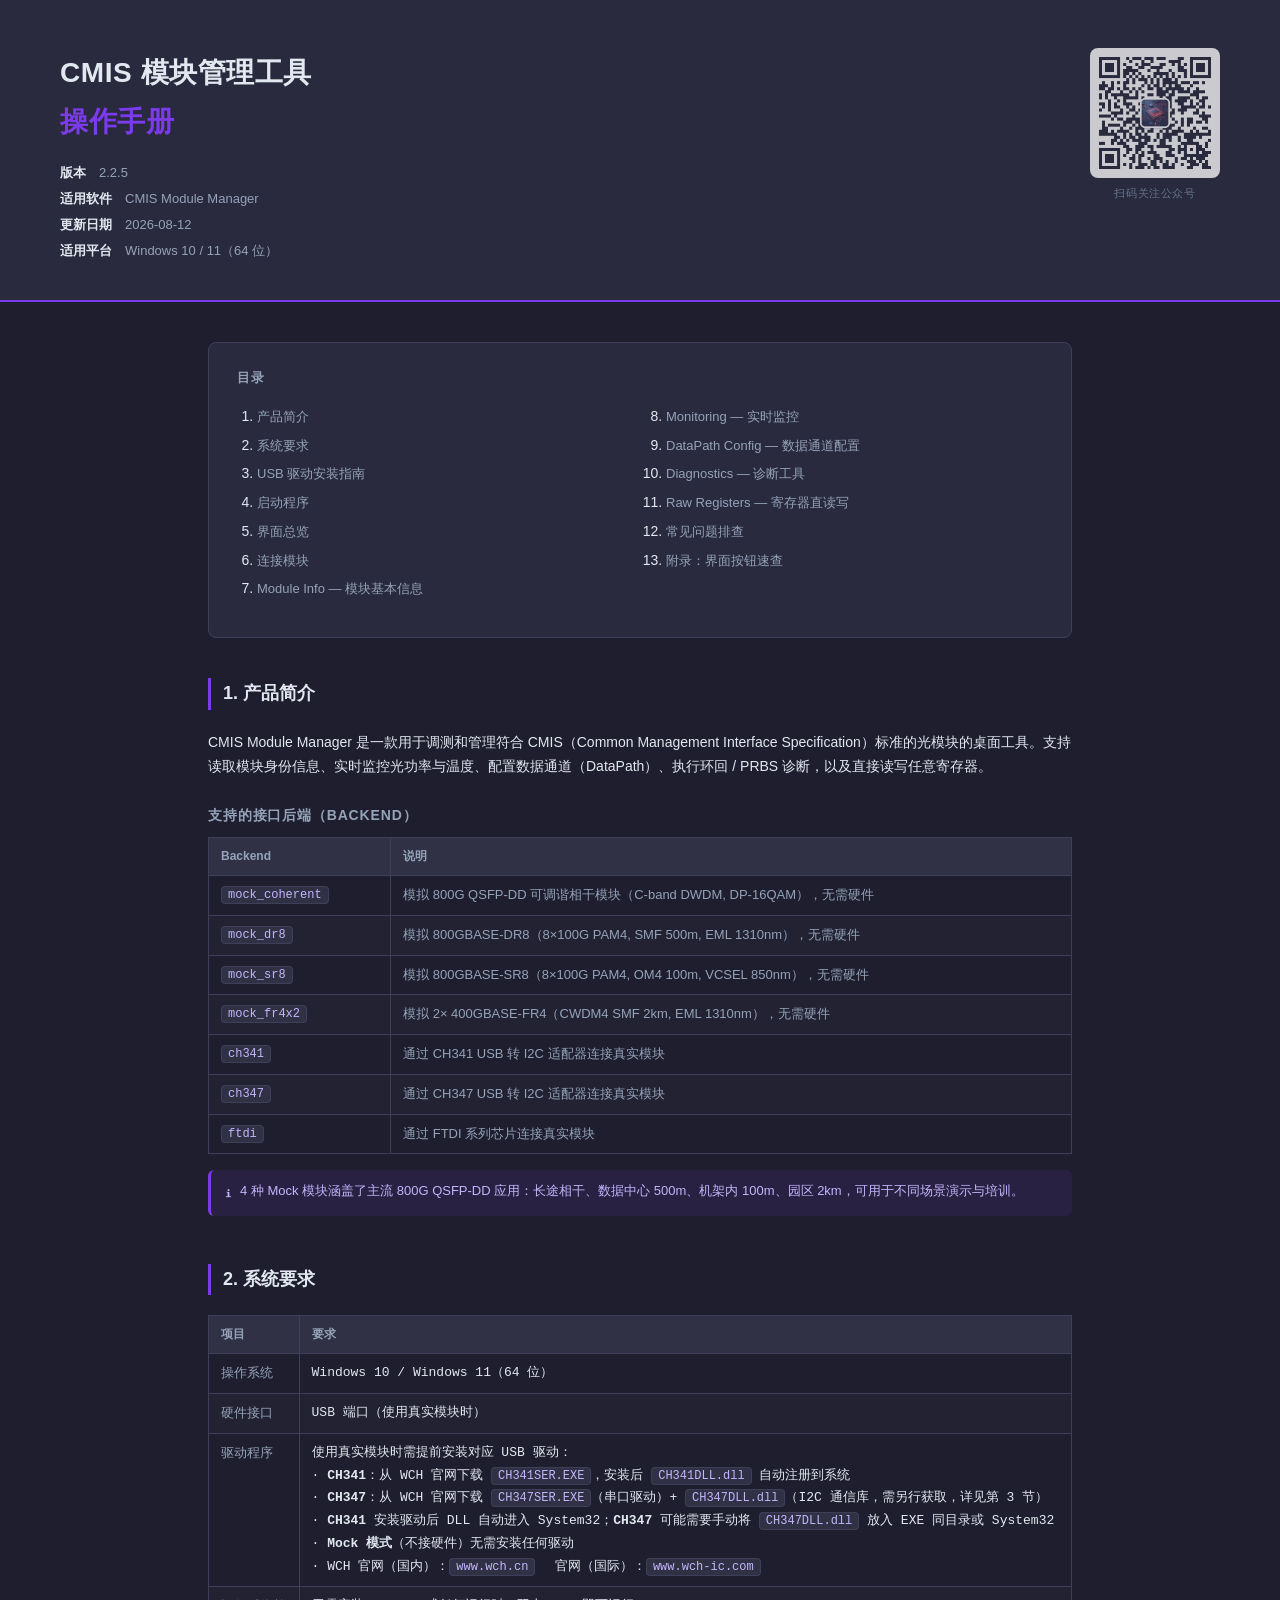
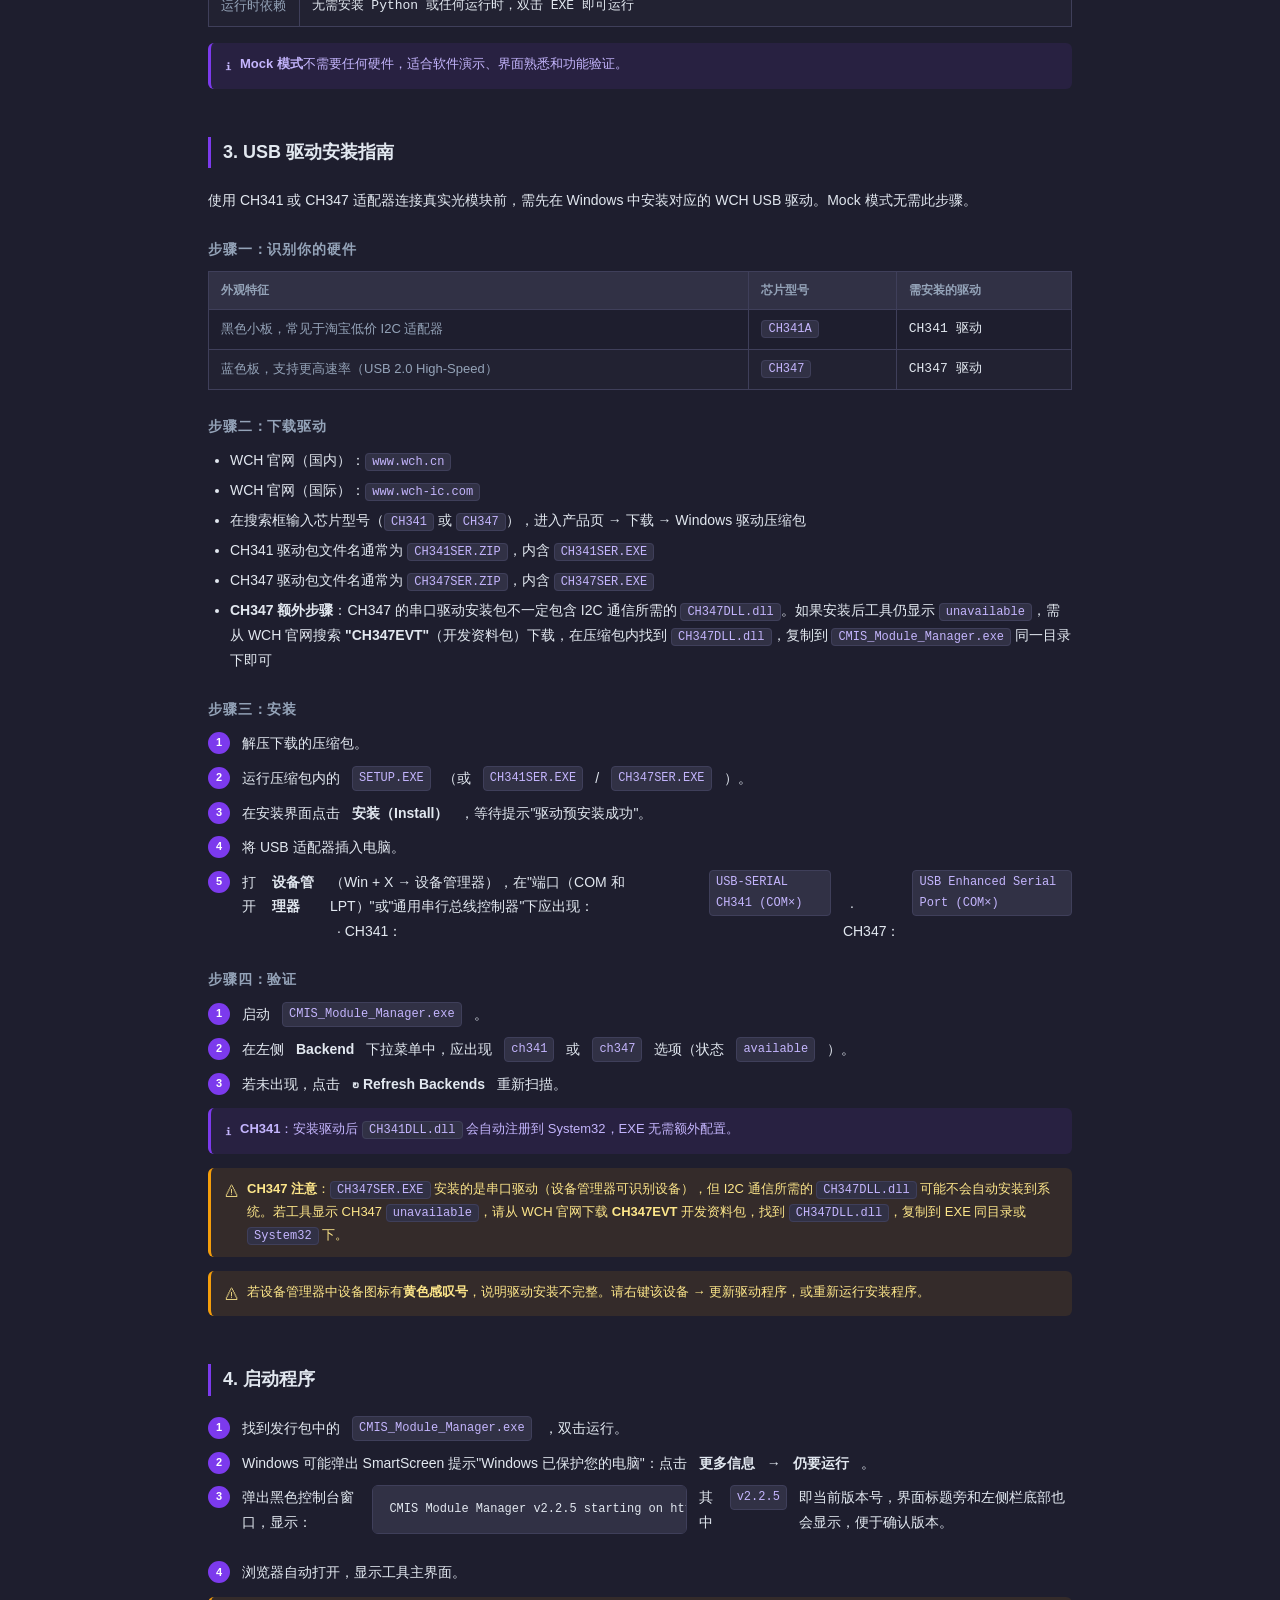
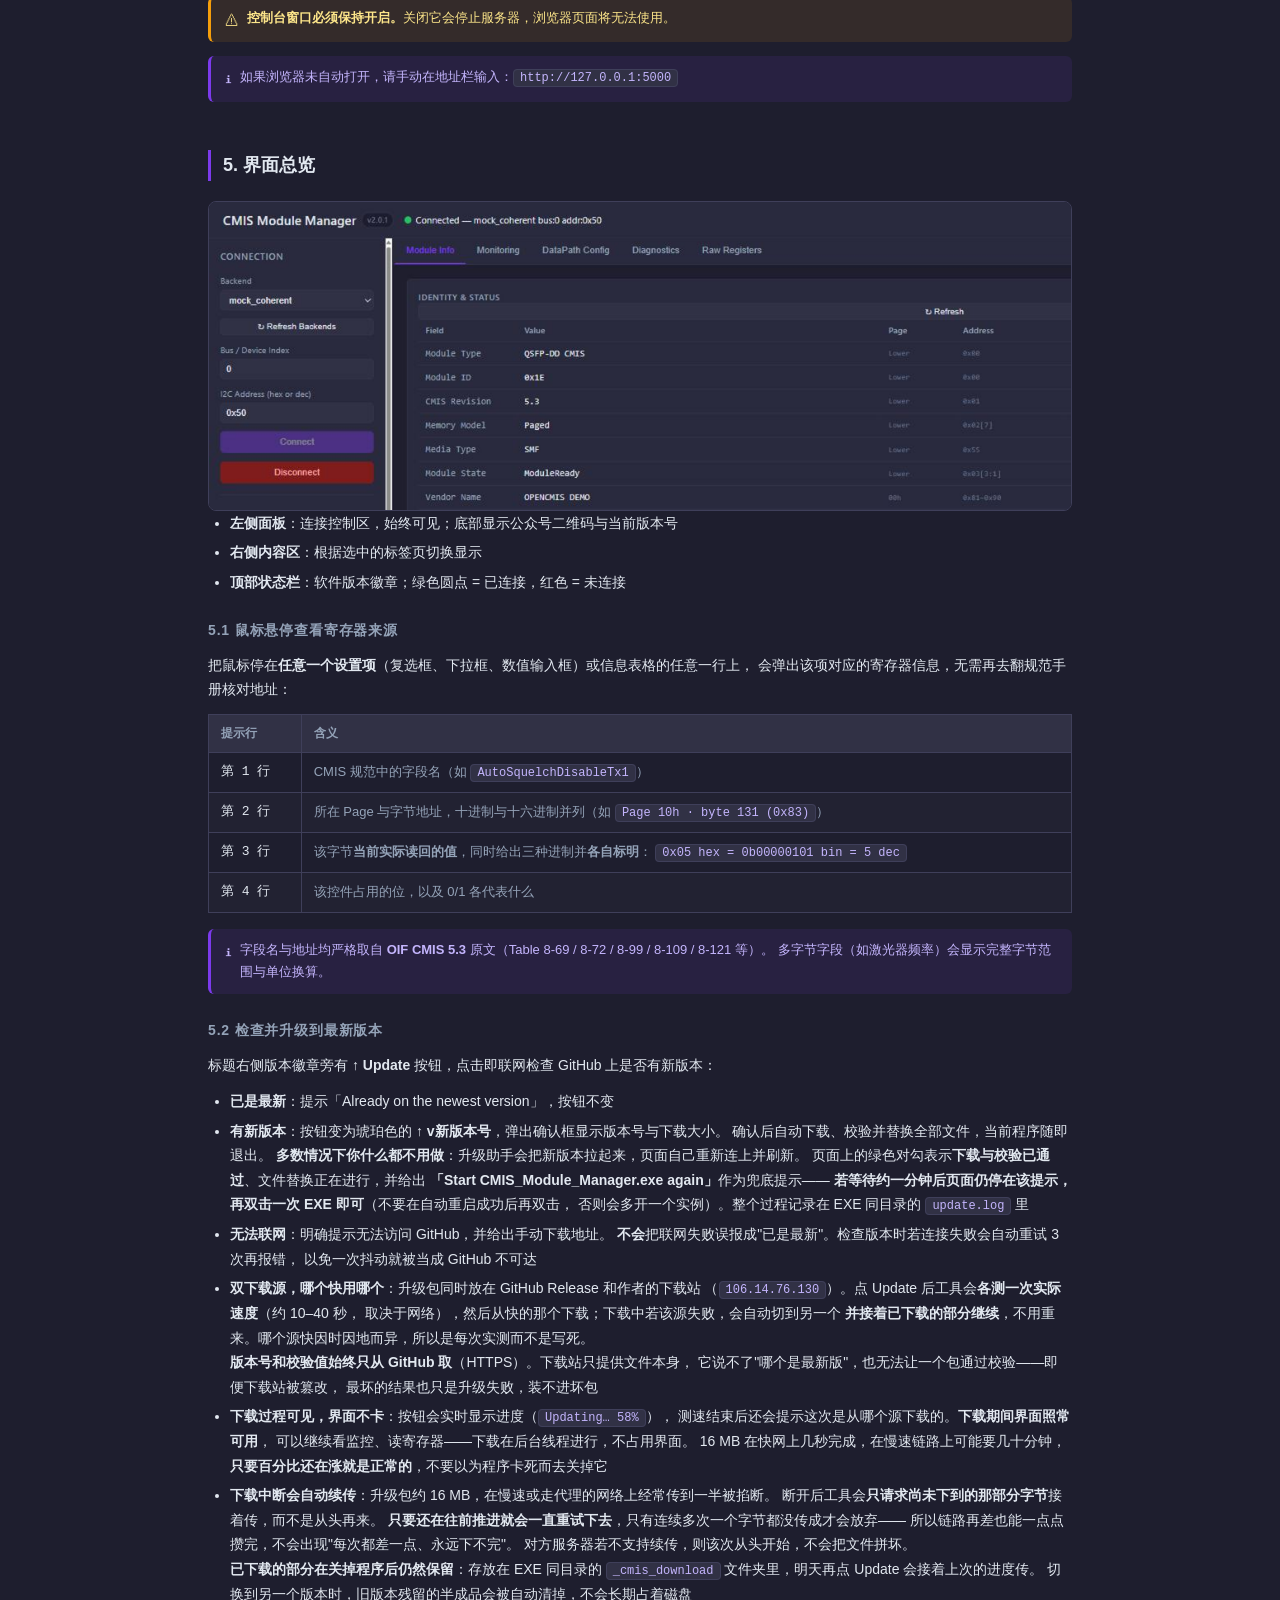
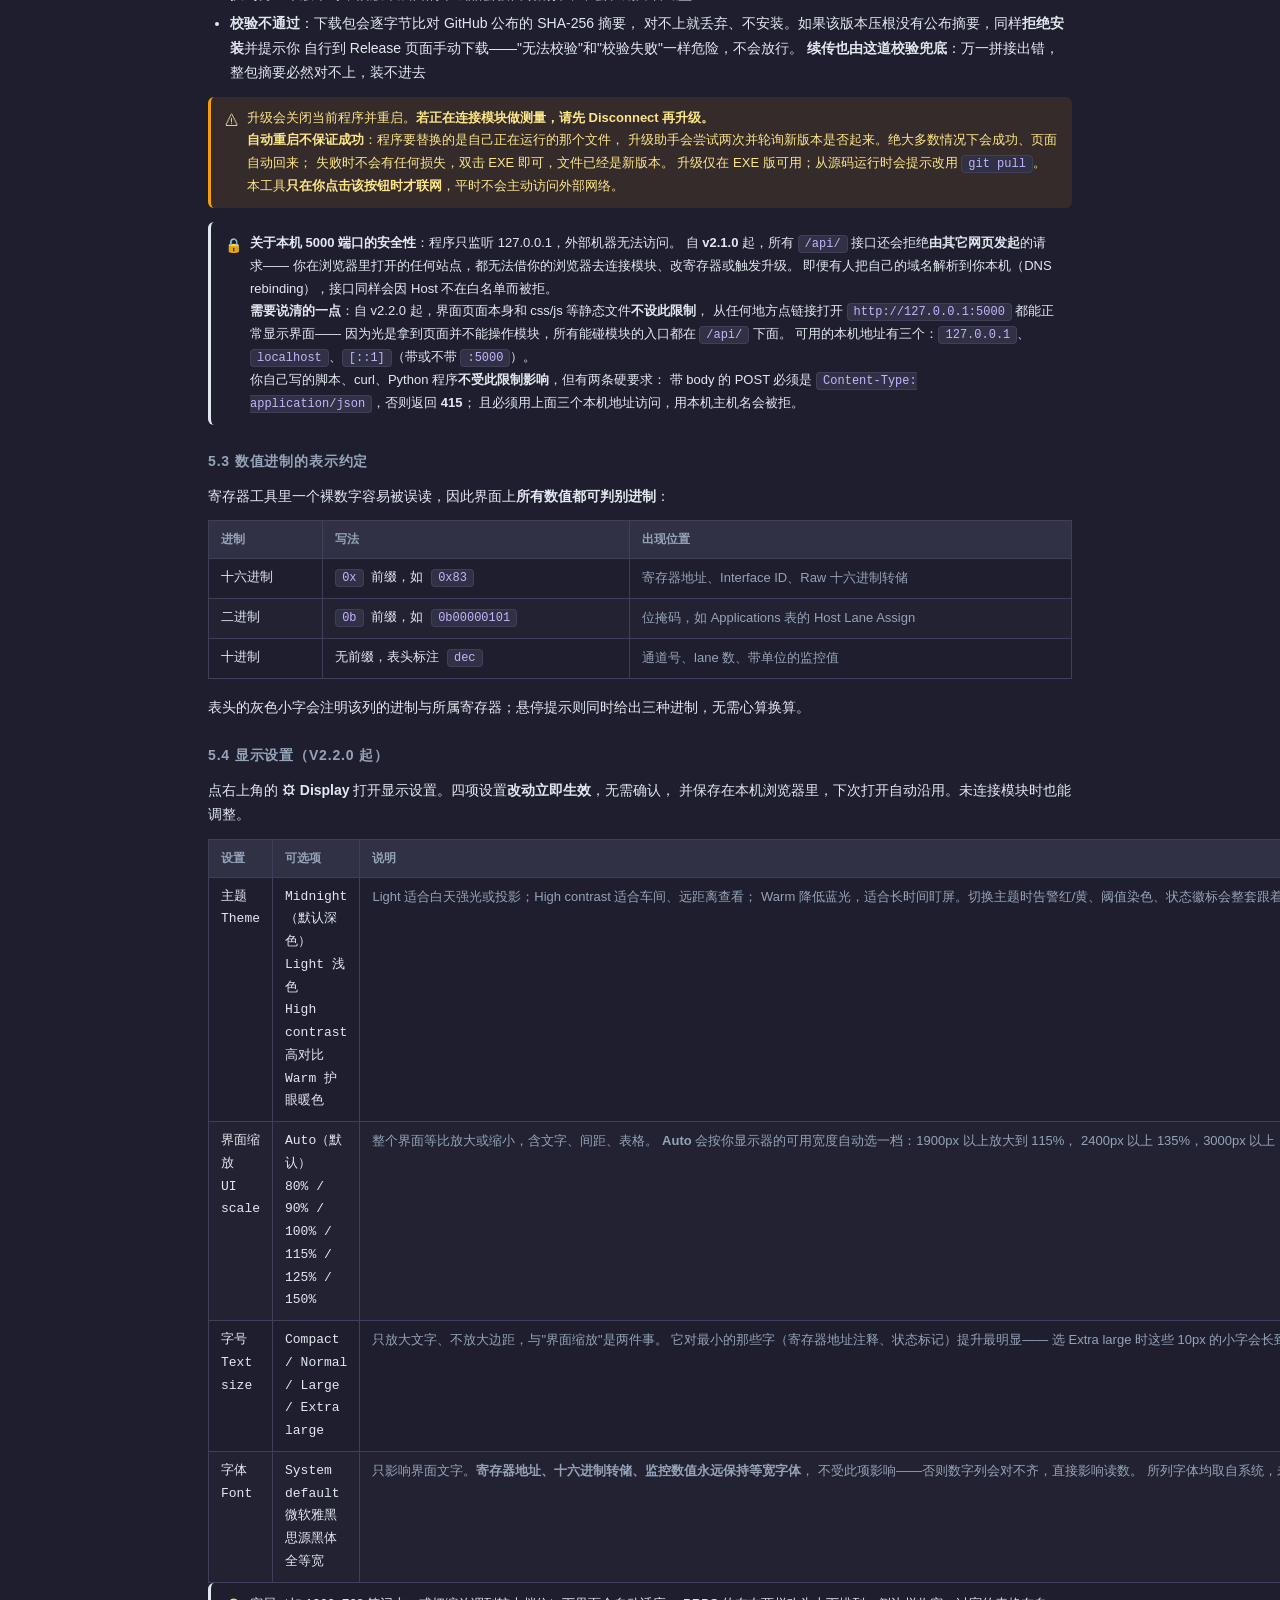
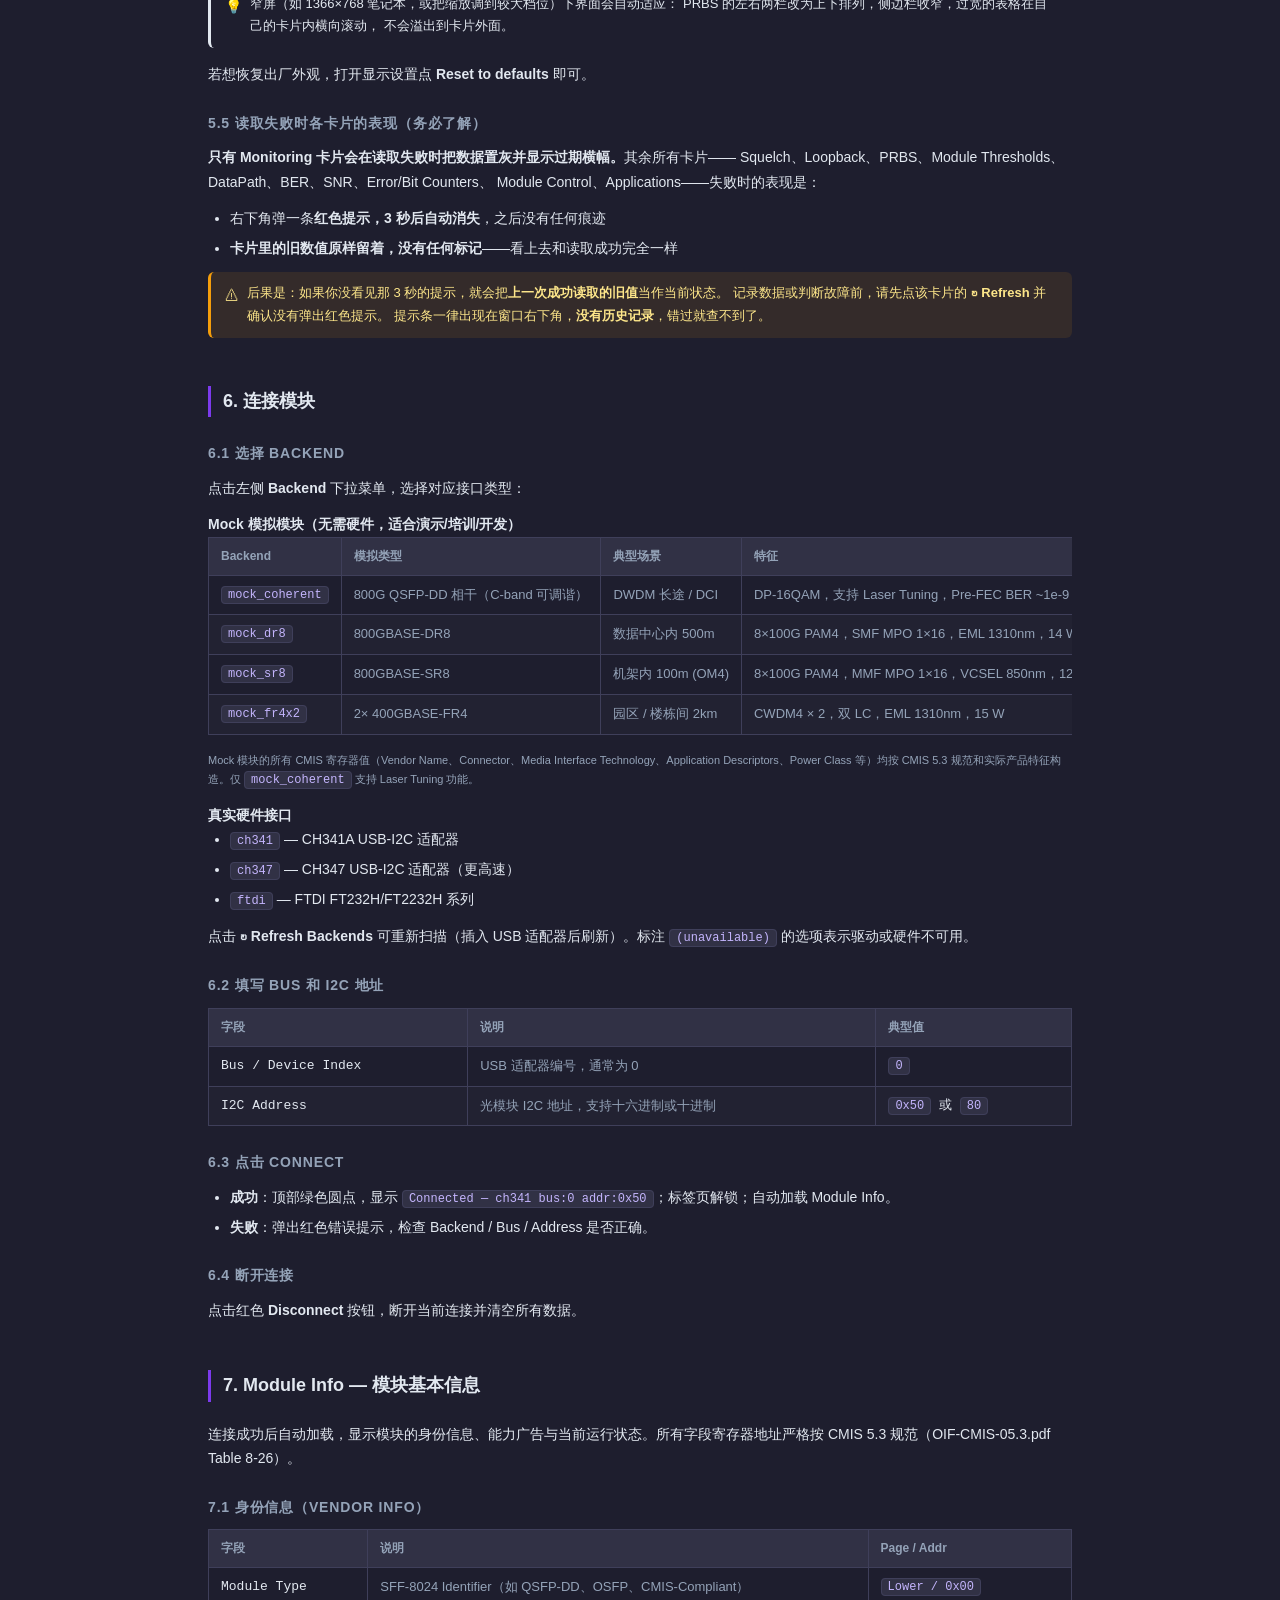
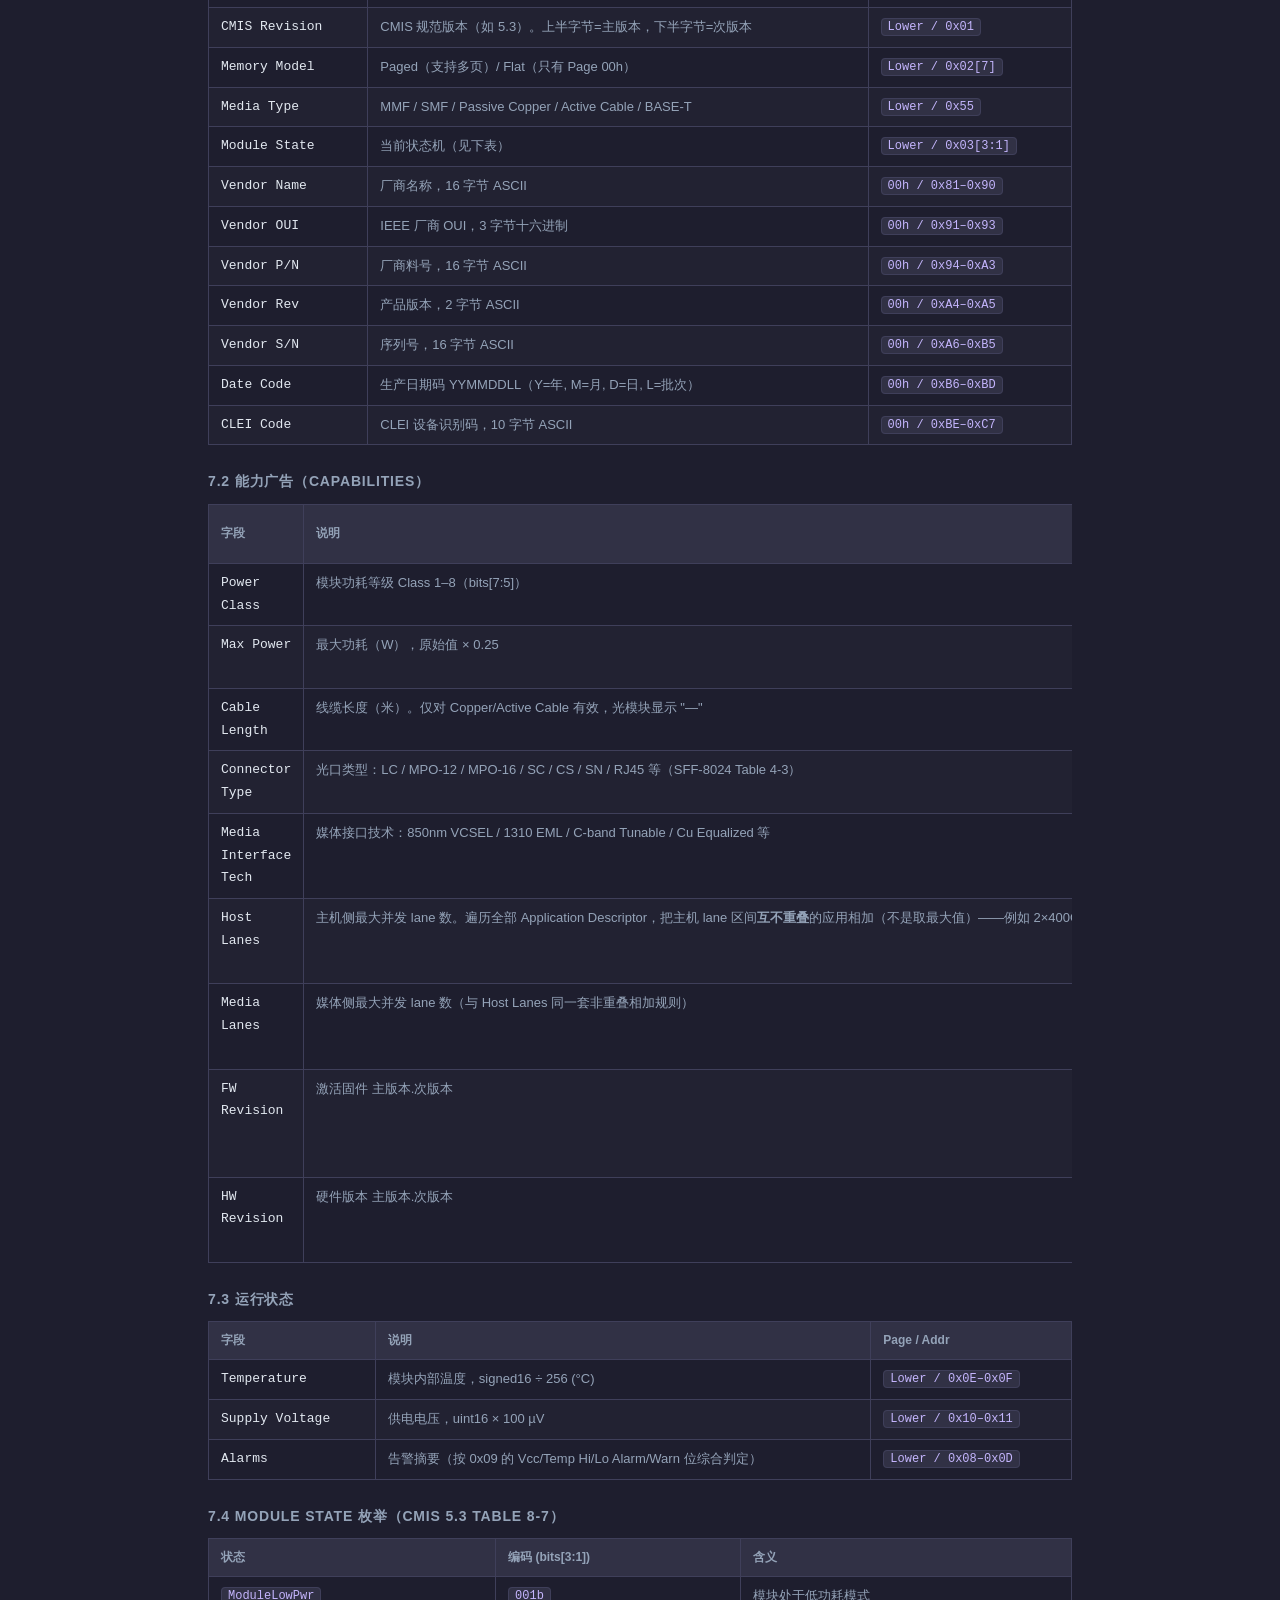
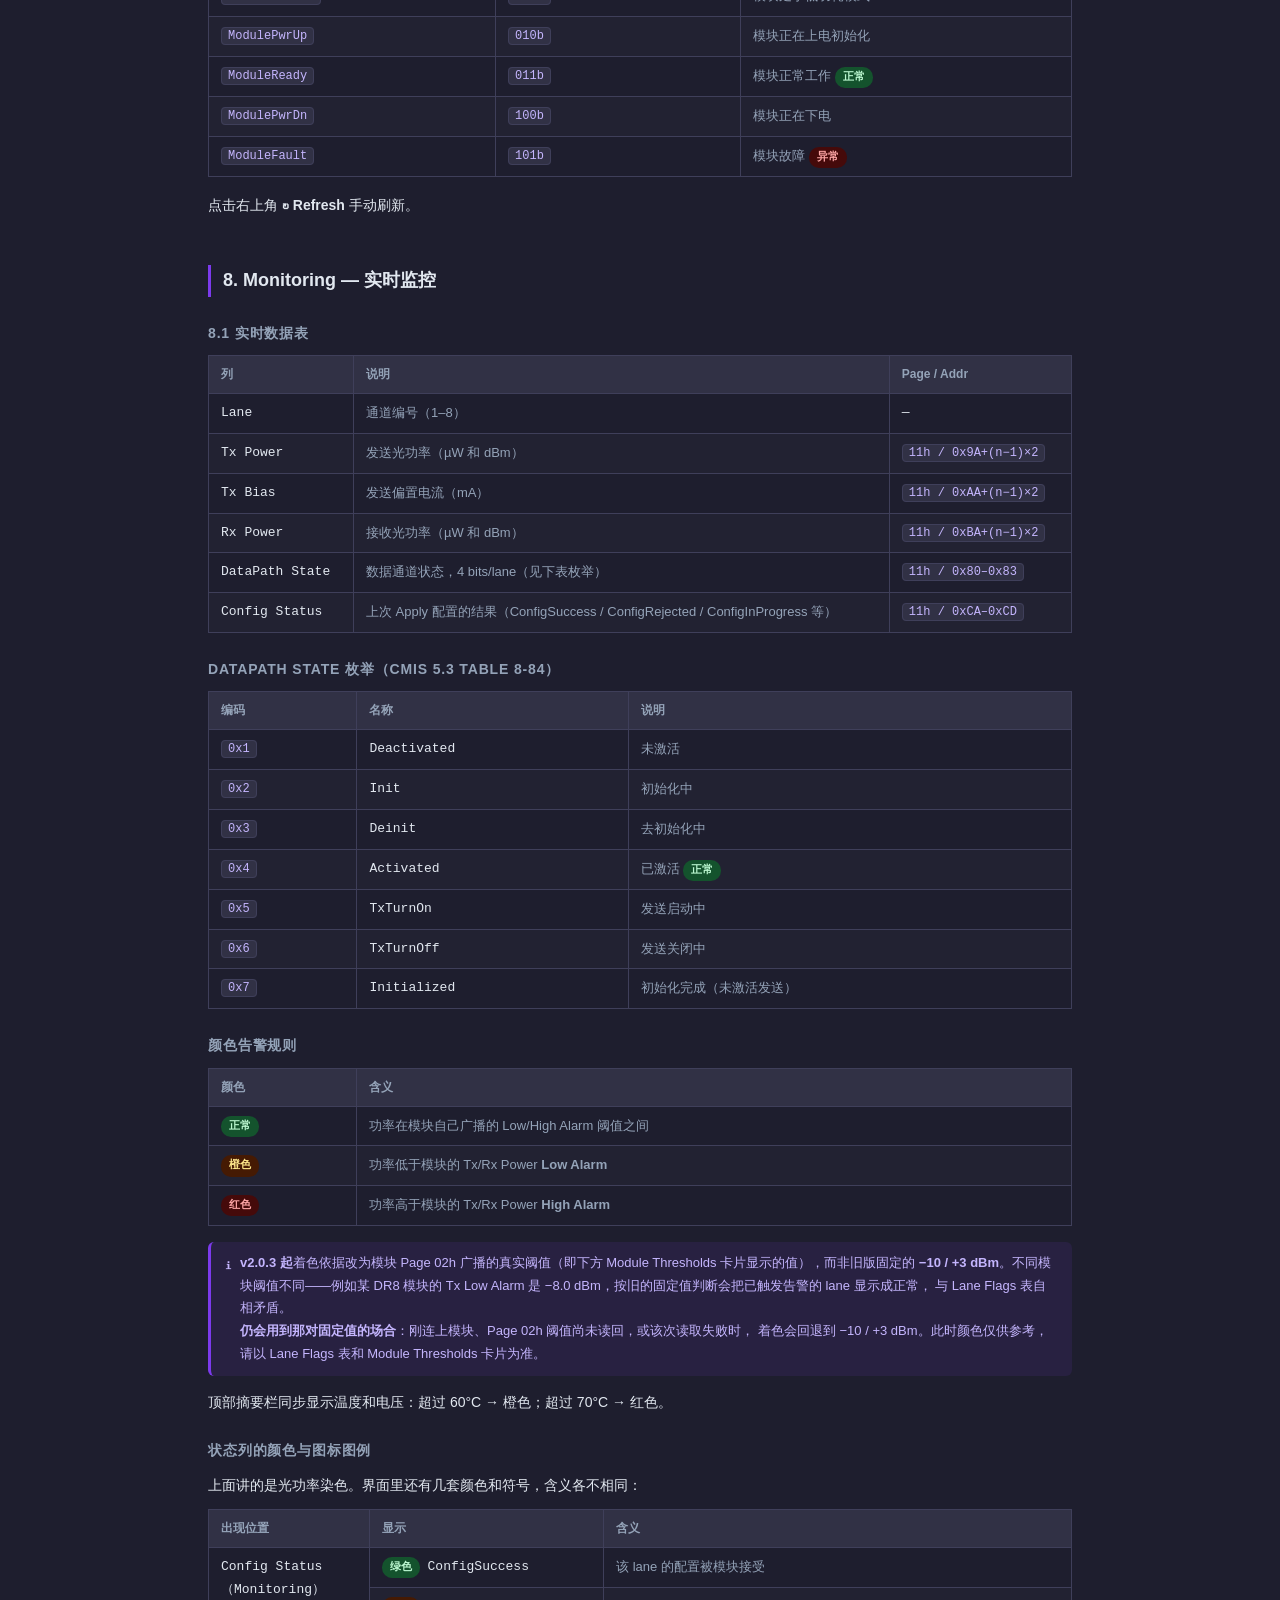
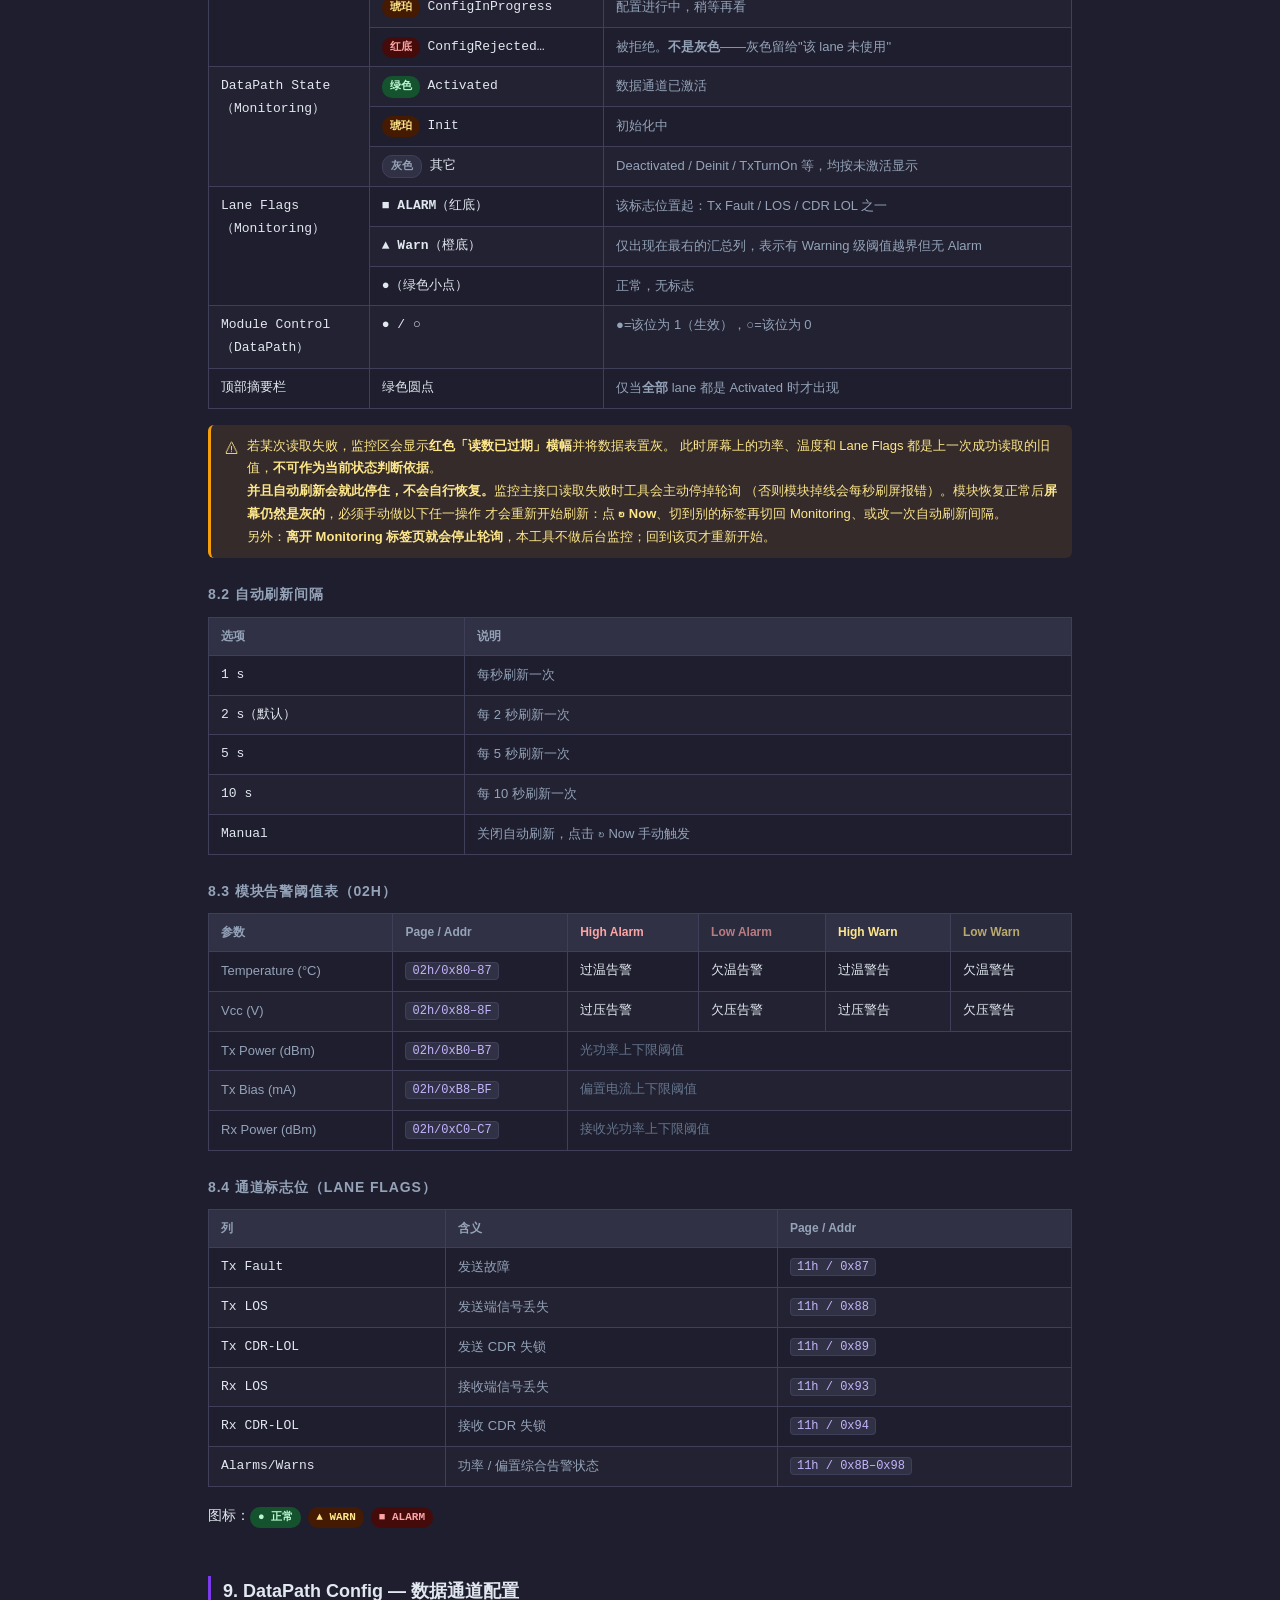
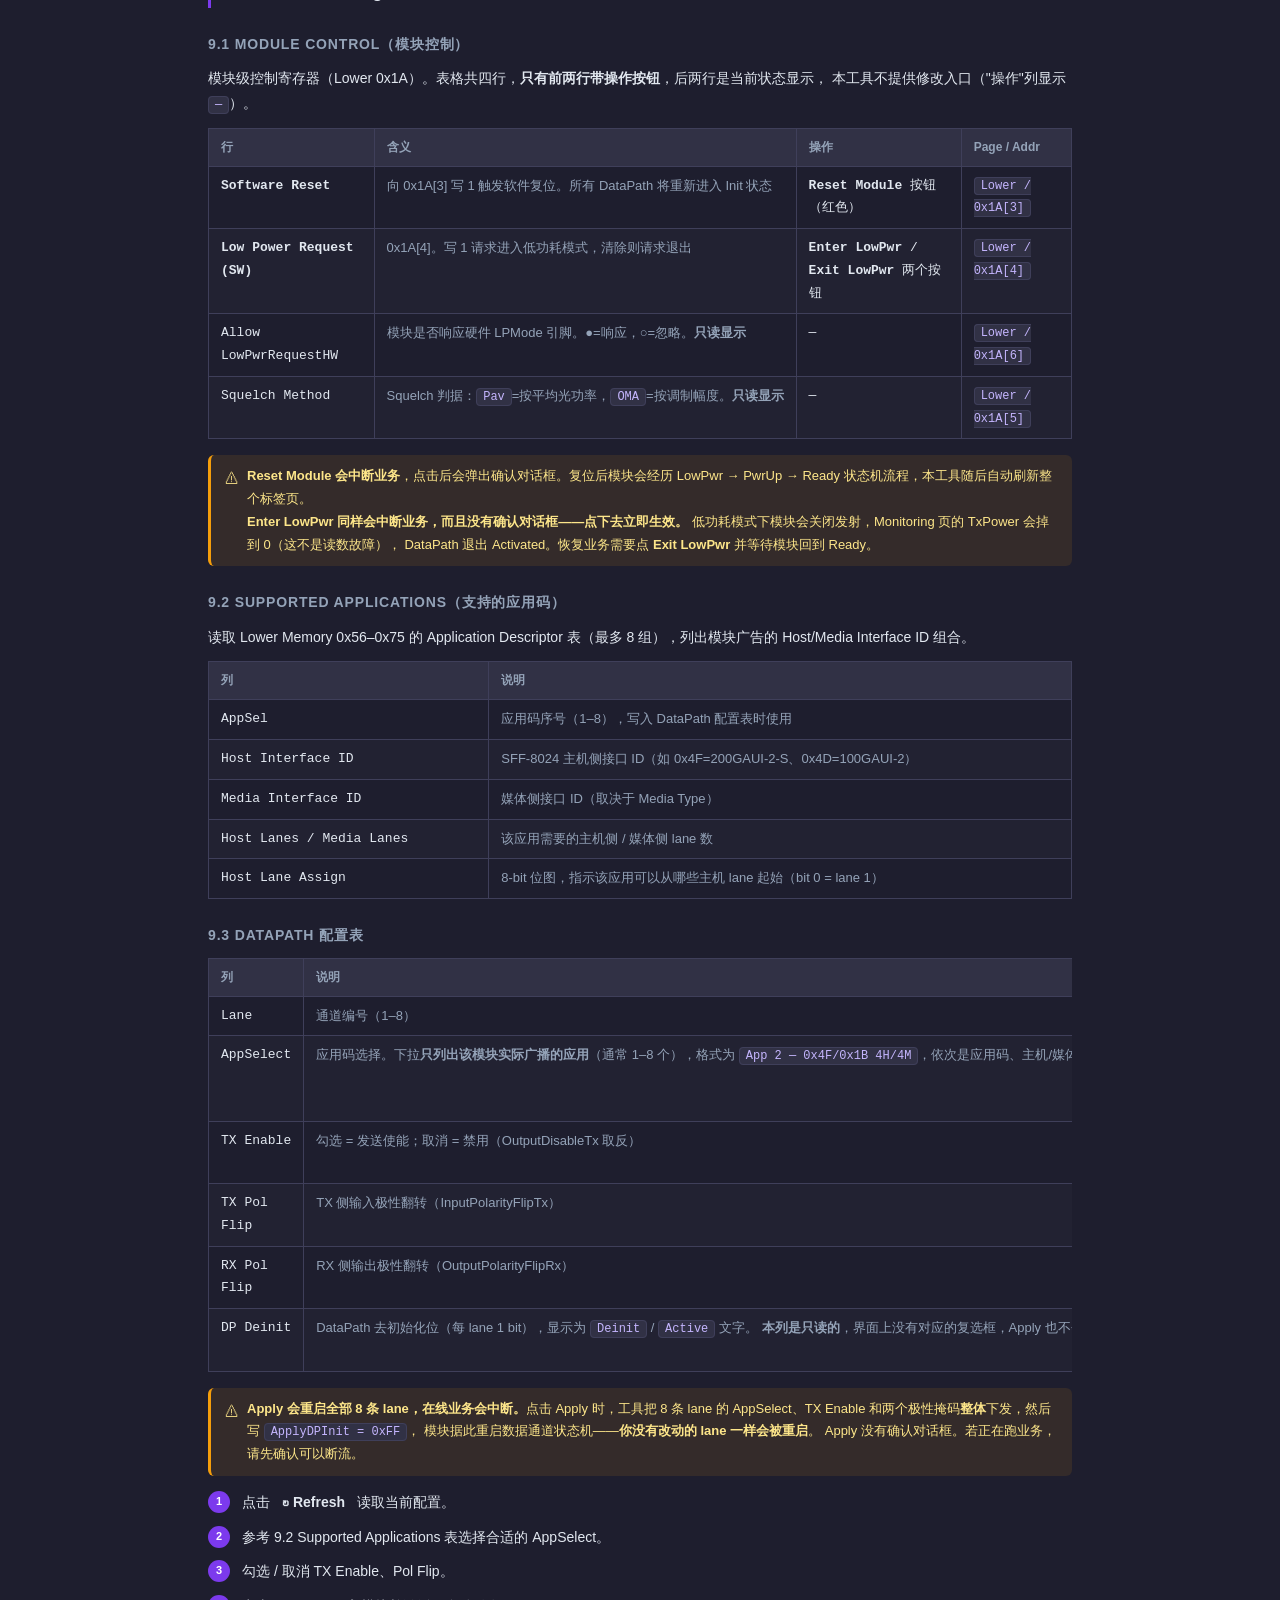
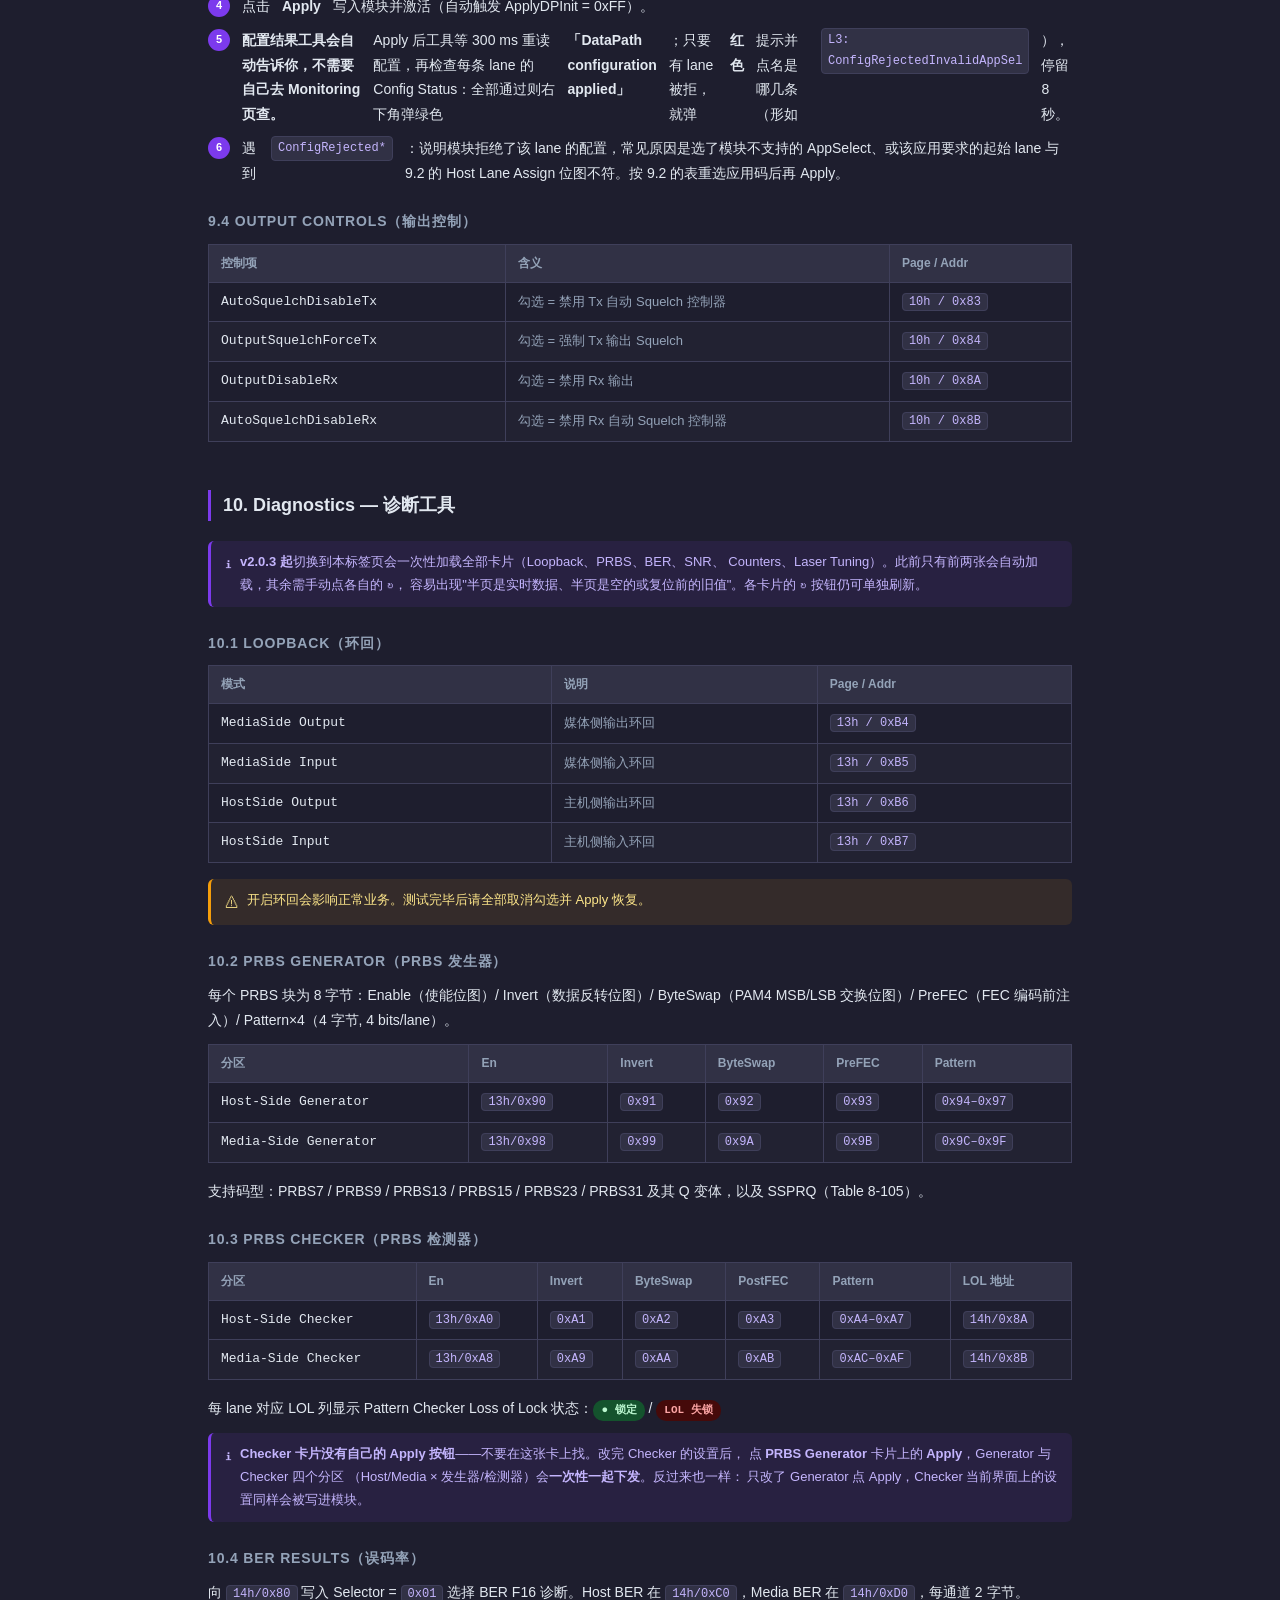
<file: CMIS2Customer/CMIS模块管理工具操作手册.html>
<!DOCTYPE html>
<html lang="zh-CN">
<head>
  <meta charset="UTF-8">
  <meta name="viewport" content="width=device-width, initial-scale=1.0">
  <title>CMIS 模块管理工具 操作手册</title>
  <style>
    :root {
      --bg:       #1e1e2e;
      --surface:  #2a2a3e;
      --surface2: #313145;
      --accent:   #7c3aed;
      --border:   #3f3f5a;
      --text:     #e2e8f0;
      --muted:    #94a3b8;
      --dim:      #64748b;
      --success:  #22c55e;
      --warning:  #f59e0b;
      --danger:   #ef4444;
      --mono:     'Consolas', 'Courier New', monospace;
    }

    * { box-sizing: border-box; margin: 0; padding: 0; }

    body {
      background: var(--bg);
      color: var(--text);
      font-family: -apple-system, BlinkMacSystemFont, 'Segoe UI', 'PingFang SC', 'Microsoft YaHei', sans-serif;
      font-size: 14px;
      line-height: 1.75;
    }

    /* ── Cover ── */
    .cover {
      background: var(--surface);
      border-bottom: 2px solid var(--accent);
      padding: 48px 60px 36px;
      display: flex;
      justify-content: space-between;
      align-items: flex-start;
      gap: 32px;
    }

    .cover-text h1 {
      font-size: 28px;
      font-weight: 700;
      color: var(--text);
      letter-spacing: 0.02em;
      margin-bottom: 14px;
    }

    .cover-text h1 span {
      color: var(--accent);
    }

    .cover-meta {
      font-size: 13px;
      color: var(--muted);
      line-height: 2;
    }

    .cover-meta b { color: var(--text); }

    .cover-qr {
      text-align: center;
      flex-shrink: 0;
    }

    .cover-qr img {
      width: 130px;
      border-radius: 8px;
      mix-blend-mode: screen;
      opacity: 0.75;
      display: block;
    }

    .cover-qr p {
      font-size: 11px;
      color: var(--dim);
      margin-top: 6px;
      letter-spacing: 0.06em;
    }

    /* ── Layout ── */
    .container {
      max-width: 960px;
      margin: 0 auto;
      padding: 40px 48px 80px;
    }

    /* ── TOC ── */
    .toc {
      background: var(--surface);
      border: 1px solid var(--border);
      border-radius: 8px;
      padding: 24px 28px;
      margin-bottom: 40px;
    }

    .toc h2 {
      font-size: 13px;
      font-weight: 600;
      text-transform: uppercase;
      letter-spacing: 0.08em;
      color: var(--muted);
      margin-bottom: 14px;
    }

    .toc ol {
      padding-left: 20px;
      column-count: 2;
      column-gap: 32px;
    }

    .toc li { margin-bottom: 4px; }

    .toc a {
      color: var(--muted);
      text-decoration: none;
      font-size: 13px;
      transition: color 0.2s;
    }

    .toc a:hover { color: var(--accent); }

    /* ── Sections ── */
    .section {
      margin-bottom: 48px;
    }

    h2.section-title {
      font-size: 18px;
      font-weight: 700;
      color: var(--text);
      border-left: 3px solid var(--accent);
      padding-left: 12px;
      margin-bottom: 20px;
      scroll-margin-top: 24px;
    }

    h3 {
      font-size: 14px;
      font-weight: 600;
      color: var(--muted);
      text-transform: uppercase;
      letter-spacing: 0.06em;
      margin: 24px 0 10px;
    }

    p { margin-bottom: 12px; color: var(--text); }

    /* ── Tables ── */
    .table-wrap { overflow-x: auto; margin-bottom: 16px; }

    table {
      width: 100%;
      border-collapse: collapse;
      font-size: 13px;
    }

    th {
      background: var(--surface2);
      color: var(--muted);
      font-weight: 600;
      font-size: 12px;
      padding: 8px 12px;
      text-align: left;
      border: 1px solid var(--border);
    }

    td {
      padding: 8px 12px;
      border: 1px solid var(--border);
      font-family: var(--mono);
      font-size: 13px;
      vertical-align: top;
    }

    tr:nth-child(even) td { background: rgba(255,255,255,0.02); }
    tr:hover td { background: var(--surface2); }

    td.label {
      font-family: -apple-system, BlinkMacSystemFont, 'Segoe UI', 'Microsoft YaHei', sans-serif;
      color: var(--muted);
      white-space: nowrap;
      font-size: 13px;
    }

    /* ── Code ── */
    code {
      font-family: var(--mono);
      background: var(--surface2);
      border: 1px solid var(--border);
      border-radius: 4px;
      padding: 1px 6px;
      font-size: 12px;
      color: #c4b5fd;
    }

    pre {
      background: var(--surface2);
      border: 1px solid var(--border);
      border-radius: 6px;
      padding: 14px 16px;
      font-family: var(--mono);
      font-size: 12px;
      color: var(--text);
      overflow-x: auto;
      line-height: 1.6;
      margin-bottom: 16px;
    }

    /* ── Callouts ── */
    .callout {
      border-radius: 6px;
      padding: 10px 14px;
      margin-bottom: 14px;
      font-size: 13px;
      border-left: 3px solid;
      display: flex;
      gap: 8px;
      align-items: flex-start;
    }

    .callout-note   { background: rgba(124,58,237,0.1); border-color: var(--accent); color: #c4b5fd; }
    .callout-warn   { background: rgba(245,158,11,0.1); border-color: var(--warning); color: #fde68a; }
    .callout-danger { background: rgba(239,68,68,0.1);  border-color: var(--danger);  color: #fca5a5; }

    .callout-icon { font-size: 14px; flex-shrink: 0; margin-top: 1px; }

    /* ── Lists ── */
    ol, ul {
      padding-left: 22px;
      margin-bottom: 12px;
    }

    li { margin-bottom: 5px; }

    /* ── Ordered steps ── */
    .steps { counter-reset: step; list-style: none; padding-left: 0; }
    .steps li {
      counter-increment: step;
      display: flex;
      gap: 12px;
      margin-bottom: 10px;
      align-items: flex-start;
    }
    .steps li::before {
      content: counter(step);
      background: var(--accent);
      color: #fff;
      border-radius: 50%;
      width: 22px;
      height: 22px;
      display: flex;
      align-items: center;
      justify-content: center;
      font-size: 11px;
      font-weight: 700;
      flex-shrink: 0;
      margin-top: 1px;
    }

    /* ── Q&A (FAQ) ── */
    .faq-item {
      background: var(--surface);
      border: 1px solid var(--border);
      border-radius: 6px;
      padding: 16px 20px;
      margin-bottom: 12px;
    }

    .faq-q {
      font-weight: 600;
      color: var(--text);
      margin-bottom: 8px;
    }

    .faq-q .tag {
      display: inline-block;
      background: var(--accent);
      color: #fff;
      border-radius: 4px;
      padding: 1px 7px;
      font-size: 11px;
      font-weight: 700;
      margin-right: 8px;
    }

    .faq-reason { color: var(--muted); font-size: 13px; margin-bottom: 6px; }
    .faq-solve  { color: var(--text);  font-size: 13px; }

    /* ── HR ── */
    hr { border: none; border-top: 1px solid var(--border); margin: 32px 0; }

    /* ── Status badges ── */
    .badge {
      display: inline-block;
      padding: 1px 8px;
      border-radius: 10px;
      font-size: 11px;
      font-weight: 600;
      font-family: var(--mono);
    }

    .badge-ok      { background: #14532d; color: #bbf7d0; }
    .badge-warn    { background: #451a03; color: #fde68a; }
    .badge-danger  { background: #450a0a; color: #fca5a5; }
    .badge-neutral { background: var(--surface2); color: var(--muted); border: 1px solid var(--border); }

    /* ── Footer ── */
    footer {
      background: var(--surface);
      border-top: 1px solid var(--border);
      padding: 36px 60px;
      display: flex;
      justify-content: space-between;
      align-items: center;
      gap: 24px;
    }

    .footer-text {
      font-size: 12px;
      color: var(--dim);
      line-height: 1.8;
    }

    .footer-qr { text-align: center; }

    .footer-qr img {
      width: 110px;
      border-radius: 6px;
      mix-blend-mode: screen;
      opacity: 0.65;
      display: block;
    }

    .footer-qr p {
      font-size: 11px;
      color: var(--dim);
      margin-top: 5px;
      letter-spacing: 0.06em;
    }

    /* ── Scrollbar ── */
    ::-webkit-scrollbar { width: 6px; height: 6px; }
    ::-webkit-scrollbar-track { background: var(--bg); }
    ::-webkit-scrollbar-thumb { background: var(--border); border-radius: 3px; }
  </style>
</head>
<body>

<!-- ══════════════ COVER ══════════════ -->
<div class="cover">
  <div class="cover-text">
    <h1>CMIS 模块管理工具<br><span>操作手册</span></h1>
    <div class="cover-meta">
      <b>版本</b>　2.2.5<br>
      <b>适用软件</b>　CMIS Module Manager<br>
      <b>更新日期</b>　2026-08-12<br>
      <b>适用平台</b>　Windows 10 / 11（64 位）
    </div>
  </div>
  <div class="cover-qr">
    <img src="qrcode.jpg" alt="公众号二维码">
    <p>扫码关注公众号</p>
  </div>
</div>

<div class="container">

<!-- ══════════════ TOC ══════════════ -->
<div class="toc">
  <h2>目录</h2>
  <ol>
    <li><a href="#s1">产品简介</a></li>
    <li><a href="#s2">系统要求</a></li>
    <li><a href="#s3">USB 驱动安装指南</a></li>
    <li><a href="#s4">启动程序</a></li>
    <li><a href="#s5">界面总览</a></li>
    <li><a href="#s6">连接模块</a></li>
    <li><a href="#s7">Module Info — 模块基本信息</a></li>
    <li><a href="#s8">Monitoring — 实时监控</a></li>
    <li><a href="#s9">DataPath Config — 数据通道配置</a></li>
    <li><a href="#s10">Diagnostics — 诊断工具</a></li>
    <li><a href="#s11">Raw Registers — 寄存器直读写</a></li>
    <li><a href="#s12">常见问题排查</a></li>
    <li><a href="#s13">附录：界面按钮速查</a></li>
  </ol>
</div>

<!-- ══════════════ 1. 产品简介 ══════════════ -->
<div class="section" id="s1">
  <h2 class="section-title">1. 产品简介</h2>
  <p>CMIS Module Manager 是一款用于调测和管理符合 CMIS（Common Management Interface Specification）标准的光模块的桌面工具。支持读取模块身份信息、实时监控光功率与温度、配置数据通道（DataPath）、执行环回 / PRBS 诊断，以及直接读写任意寄存器。</p>

  <h3>支持的接口后端（Backend）</h3>
  <div class="table-wrap">
    <table>
      <thead><tr><th>Backend</th><th>说明</th></tr></thead>
      <tbody>
        <tr><td><code>mock_coherent</code></td><td class="label">模拟 800G QSFP-DD 可调谐相干模块（C-band DWDM, DP-16QAM），无需硬件</td></tr>
        <tr><td><code>mock_dr8</code></td><td class="label">模拟 800GBASE-DR8（8×100G PAM4, SMF 500m, EML 1310nm），无需硬件</td></tr>
        <tr><td><code>mock_sr8</code></td><td class="label">模拟 800GBASE-SR8（8×100G PAM4, OM4 100m, VCSEL 850nm），无需硬件</td></tr>
        <tr><td><code>mock_fr4x2</code></td><td class="label">模拟 2× 400GBASE-FR4（CWDM4 SMF 2km, EML 1310nm），无需硬件</td></tr>
        <tr><td><code>ch341</code></td><td class="label">通过 CH341 USB 转 I2C 适配器连接真实模块</td></tr>
        <tr><td><code>ch347</code></td><td class="label">通过 CH347 USB 转 I2C 适配器连接真实模块</td></tr>
        <tr><td><code>ftdi</code></td><td class="label">通过 FTDI 系列芯片连接真实模块</td></tr>
      </tbody>
    </table>
  </div>
  <div class="callout callout-note">
    <span class="callout-icon">ℹ</span>
    <span>4 种 Mock 模块涵盖了主流 800G QSFP-DD 应用：长途相干、数据中心 500m、机架内 100m、园区 2km，可用于不同场景演示与培训。</span>
  </div>
</div>

<!-- ══════════════ 2. 系统要求 ══════════════ -->
<div class="section" id="s2">
  <h2 class="section-title">2. 系统要求</h2>
  <div class="table-wrap">
    <table>
      <thead><tr><th>项目</th><th>要求</th></tr></thead>
      <tbody>
        <tr><td class="label">操作系统</td><td>Windows 10 / Windows 11（64 位）</td></tr>
        <tr><td class="label">硬件接口</td><td>USB 端口（使用真实模块时）</td></tr>
        <tr>
          <td class="label">驱动程序</td>
          <td>
            使用真实模块时需提前安装对应 USB 驱动：<br>
            · <b>CH341</b>：从 WCH 官网下载 <code>CH341SER.EXE</code>，安装后 <code>CH341DLL.dll</code> 自动注册到系统<br>
            · <b>CH347</b>：从 WCH 官网下载 <code>CH347SER.EXE</code>（串口驱动）+ <code>CH347DLL.dll</code>（I2C 通信库，需另行获取，详见第 3 节）<br>
            · <b>CH341</b> 安装驱动后 DLL 自动进入 System32；<b>CH347</b> 可能需要手动将 <code>CH347DLL.dll</code> 放入 EXE 同目录或 System32<br>
            · <b>Mock 模式</b>（不接硬件）无需安装任何驱动<br>
            · WCH 官网（国内）：<code>www.wch.cn</code>　&ensp;官网（国际）：<code>www.wch-ic.com</code>
          </td>
        </tr>
        <tr><td class="label">运行时依赖</td><td>无需安装 Python 或任何运行时，双击 EXE 即可运行</td></tr>
      </tbody>
    </table>
  </div>
  <div class="callout callout-note">
    <span class="callout-icon">ℹ</span>
    <span><b>Mock 模式</b>不需要任何硬件，适合软件演示、界面熟悉和功能验证。</span>
  </div>
</div>

<!-- ══════════════ 3. USB 驱动安装指南 ══════════════ -->
<div class="section" id="s3">
  <h2 class="section-title">3. USB 驱动安装指南</h2>
  <p>使用 CH341 或 CH347 适配器连接真实光模块前，需先在 Windows 中安装对应的 WCH USB 驱动。Mock 模式无需此步骤。</p>

  <h3>步骤一：识别你的硬件</h3>
  <div class="table-wrap">
    <table>
      <thead><tr><th>外观特征</th><th>芯片型号</th><th>需安装的驱动</th></tr></thead>
      <tbody>
        <tr><td class="label">黑色小板，常见于淘宝低价 I2C 适配器</td><td><code>CH341A</code></td><td>CH341 驱动</td></tr>
        <tr><td class="label">蓝色板，支持更高速率（USB 2.0 High-Speed）</td><td><code>CH347</code></td><td>CH347 驱动</td></tr>
      </tbody>
    </table>
  </div>

  <h3>步骤二：下载驱动</h3>
  <ul>
    <li>WCH 官网（国内）：<code>www.wch.cn</code></li>
    <li>WCH 官网（国际）：<code>www.wch-ic.com</code></li>
    <li>在搜索框输入芯片型号（<code>CH341</code> 或 <code>CH347</code>），进入产品页 → 下载 → Windows 驱动压缩包</li>
    <li>CH341 驱动包文件名通常为 <code>CH341SER.ZIP</code>，内含 <code>CH341SER.EXE</code></li>
    <li>CH347 驱动包文件名通常为 <code>CH347SER.ZIP</code>，内含 <code>CH347SER.EXE</code></li>
    <li><b>CH347 额外步骤</b>：CH347 的串口驱动安装包不一定包含 I2C 通信所需的 <code>CH347DLL.dll</code>。如果安装后工具仍显示 <code>unavailable</code>，需从 WCH 官网搜索 <b>"CH347EVT"</b>（开发资料包）下载，在压缩包内找到 <code>CH347DLL.dll</code>，复制到 <code>CMIS_Module_Manager.exe</code> 同一目录下即可</li>
  </ul>

  <h3>步骤三：安装</h3>
  <ol class="steps">
    <li>解压下载的压缩包。</li>
    <li>运行压缩包内的 <code>SETUP.EXE</code>（或 <code>CH341SER.EXE</code> / <code>CH347SER.EXE</code>）。</li>
    <li>在安装界面点击 <b>安装（Install）</b>，等待提示"驱动预安装成功"。</li>
    <li>将 USB 适配器插入电脑。</li>
    <li>打开 <b>设备管理器</b>（Win + X → 设备管理器），在"端口（COM 和 LPT）"或"通用串行总线控制器"下应出现：<br>
      &ensp;· CH341：<code>USB-SERIAL CH341 (COM×)</code><br>
      &ensp;· CH347：<code>USB Enhanced Serial Port (COM×)</code>
    </li>
  </ol>

  <h3>步骤四：验证</h3>
  <ol class="steps">
    <li>启动 <code>CMIS_Module_Manager.exe</code>。</li>
    <li>在左侧 <b>Backend</b> 下拉菜单中，应出现 <code>ch341</code> 或 <code>ch347</code> 选项（状态 <code>available</code>）。</li>
    <li>若未出现，点击 <b>↻ Refresh Backends</b> 重新扫描。</li>
  </ol>

  <div class="callout callout-note">
    <span class="callout-icon">ℹ</span>
    <span><b>CH341</b>：安装驱动后 <code>CH341DLL.dll</code> 会自动注册到 System32，EXE 无需额外配置。</span>
  </div>
  <div class="callout callout-warn">
    <span class="callout-icon">⚠</span>
    <span><b>CH347 注意</b>：<code>CH347SER.EXE</code> 安装的是串口驱动（设备管理器可识别设备），但 I2C 通信所需的 <code>CH347DLL.dll</code> 可能不会自动安装到系统。若工具显示 CH347 <code>unavailable</code>，请从 WCH 官网下载 <b>CH347EVT</b> 开发资料包，找到 <code>CH347DLL.dll</code>，复制到 EXE 同目录或 <code>System32</code> 下。</span>
  </div>
  <div class="callout callout-warn">
    <span class="callout-icon">⚠</span>
    <span>若设备管理器中设备图标有<b>黄色感叹号</b>，说明驱动安装不完整。请右键该设备 → 更新驱动程序，或重新运行安装程序。</span>
  </div>
</div>

<!-- ══════════════ 4. 启动程序 ══════════════ -->
<div class="section" id="s4">
  <h2 class="section-title">4. 启动程序</h2>
  <ol class="steps">
    <li>找到发行包中的 <code>CMIS_Module_Manager.exe</code>，双击运行。</li>
    <li>Windows 可能弹出 SmartScreen 提示"Windows 已保护您的电脑"：点击 <b>更多信息</b> → <b>仍要运行</b>。</li>
    <li>弹出黑色控制台窗口，显示：<pre>CMIS Module Manager v2.2.5 starting on http://127.0.0.1:5000</pre>
        其中 <code>v2.2.5</code> 即当前版本号，界面标题旁和左侧栏底部也会显示，便于确认版本。</li>
    <li>浏览器自动打开，显示工具主界面。</li>
  </ol>
  <div class="callout callout-warn">
    <span class="callout-icon">⚠</span>
    <span><b>控制台窗口必须保持开启。</b>关闭它会停止服务器，浏览器页面将无法使用。</span>
  </div>
  <div class="callout callout-note">
    <span class="callout-icon">ℹ</span>
    <span>如果浏览器未自动打开，请手动在地址栏输入：<code>http://127.0.0.1:5000</code></span>
  </div>
</div>

<!-- ══════════════ 5. 界面总览 ══════════════ -->
<div class="section" id="s5">
  <h2 class="section-title">5. 界面总览</h2>
  <img src="screenshot_main.png" alt="CMIS Module Manager 界面截图" style="width:100%;border-radius:8px;border:1px solid var(--border);display:block;">
  <ul>
    <li><b>左侧面板</b>：连接控制区，始终可见；底部显示公众号二维码与当前版本号</li>
    <li><b>右侧内容区</b>：根据选中的标签页切换显示</li>
    <li><b>顶部状态栏</b>：软件版本徽章；绿色圆点 = 已连接，红色 = 未连接</li>
  </ul>

  <h3>5.1 鼠标悬停查看寄存器来源</h3>
  <p>把鼠标停在<b>任意一个设置项</b>（复选框、下拉框、数值输入框）或信息表格的任意一行上，
     会弹出该项对应的寄存器信息，无需再去翻规范手册核对地址：</p>
  <div class="table-wrap">
    <table>
      <thead><tr><th>提示行</th><th>含义</th></tr></thead>
      <tbody>
        <tr><td>第 1 行</td><td class="label">CMIS 规范中的字段名（如 <code>AutoSquelchDisableTx1</code>）</td></tr>
        <tr><td>第 2 行</td><td class="label">所在 Page 与字节地址，十进制与十六进制并列（如 <code>Page 10h · byte 131 (0x83)</code>）</td></tr>
        <tr><td>第 3 行</td><td class="label">该字节<b>当前实际读回的值</b>，同时给出三种进制并<b>各自标明</b>：
            <code>0x05 hex = 0b00000101 bin = 5 dec</code></td></tr>
        <tr><td>第 4 行</td><td class="label">该控件占用的位，以及 0/1 各代表什么</td></tr>
      </tbody>
    </table>
  </div>
  <div class="callout callout-note">
    <span class="callout-icon">ℹ</span>
    <span>字段名与地址均严格取自 <b>OIF CMIS 5.3</b> 原文（Table 8-69 / 8-72 / 8-99 / 8-109 / 8-121 等）。
    多字节字段（如激光器频率）会显示完整字节范围与单位换算。</span>
  </div>

  <h3>5.2 检查并升级到最新版本</h3>
  <p>标题右侧版本徽章旁有 <b>↑ Update</b> 按钮，点击即联网检查 GitHub 上是否有新版本：</p>
  <ul>
    <li><b>已是最新</b>：提示「Already on the newest version」，按钮不变</li>
    <li><b>有新版本</b>：按钮变为琥珀色的 <b>↑ v新版本号</b>，弹出确认框显示版本号与下载大小。
        确认后自动下载、校验并替换全部文件，当前程序随即退出。
        <b>多数情况下你什么都不用做</b>：升级助手会把新版本拉起来，页面自己重新连上并刷新。
        页面上的绿色对勾表示<b>下载与校验已通过</b>、文件替换正在进行，并给出
        <b>「Start CMIS_Module_Manager.exe again」</b>作为兜底提示——
        <b>若等待约一分钟后页面仍停在该提示，再双击一次 EXE 即可</b>（不要在自动重启成功后再双击，
        否则会多开一个实例）。整个过程记录在 EXE 同目录的 <code>update.log</code> 里</li>
    <li><b>无法联网</b>：明确提示无法访问 GitHub，并给出手动下载地址。
        <b>不会</b>把联网失败误报成"已是最新"。检查版本时若连接失败会自动重试 3 次再报错，
        以免一次抖动就被当成 GitHub 不可达</li>
    <li><b>双下载源，哪个快用哪个</b>：升级包同时放在 GitHub Release 和作者的下载站
        （<code>106.14.76.130</code>）。点 Update 后工具会<b>各测一次实际速度</b>（约 10–40 秒，
        取决于网络），然后从快的那个下载；下载中若该源失败，会自动切到另一个
        <b>并接着已下载的部分继续</b>，不用重来。哪个源快因时因地而异，所以是每次实测而不是写死。
        <br><b>版本号和校验值始终只从 GitHub 取</b>（HTTPS）。下载站只提供文件本身，
        它说不了"哪个是最新版"，也无法让一个包通过校验——即便下载站被篡改，
        最坏的结果也只是升级失败，装不进坏包</li>
    <li><b>下载过程可见，界面不卡</b>：按钮会实时显示进度（<code>Updating… 58%</code>），
        测速结束后还会提示这次是从哪个源下载的。<b>下载期间界面照常可用</b>，
        可以继续看监控、读寄存器——下载在后台线程进行，不占用界面。
        16 MB 在快网上几秒完成，在慢速链路上可能要几十分钟，
        <b>只要百分比还在涨就是正常的</b>，不要以为程序卡死而去关掉它</li>
    <li><b>下载中断会自动续传</b>：升级包约 16 MB，在慢速或走代理的网络上经常传到一半被掐断。
        断开后工具会<b>只请求尚未下到的那部分字节</b>接着传，而不是从头再来。
        <b>只要还在往前推进就会一直重试下去</b>，只有连续多次一个字节都没传成才会放弃——
        所以链路再差也能一点点攒完，不会出现"每次都差一点、永远下不完"。
        对方服务器若不支持续传，则该次从头开始，不会把文件拼坏。
        <br><b>已下载的部分在关掉程序后仍然保留</b>：存放在 EXE 同目录的
        <code>_cmis_download</code> 文件夹里，明天再点 Update 会接着上次的进度传。
        切换到另一个版本时，旧版本残留的半成品会被自动清掉，不会长期占着磁盘</li>
    <li><b>校验不通过</b>：下载包会逐字节比对 GitHub 公布的 SHA-256 摘要，
        对不上就丢弃、不安装。如果该版本压根没有公布摘要，同样<b>拒绝安装</b>并提示你
        自行到 Release 页面手动下载——"无法校验"和"校验失败"一样危险，不会放行。
        <b>续传也由这道校验兜底</b>：万一拼接出错，整包摘要必然对不上，装不进去</li>
  </ul>
  <div class="callout callout-warn">
    <span class="callout-icon">⚠</span>
    <span>升级会关闭当前程序并重启。<b>若正在连接模块做测量，请先 Disconnect 再升级。</b>
    <br><b>自动重启不保证成功</b>：程序要替换的是自己正在运行的那个文件，
    升级助手会尝试两次并轮询新版本是否起来。绝大多数情况下会成功、页面自动回来；
    失败时不会有任何损失，双击 EXE 即可，文件已经是新版本。
    升级仅在 EXE 版可用；从源码运行时会提示改用 <code>git pull</code>。
    本工具<b>只在你点击该按钮时才联网</b>，平时不会主动访问外部网络。</span>
  </div>
  <div class="callout">
    <span class="callout-icon">🔒</span>
    <span><b>关于本机 5000 端口的安全性</b>：程序只监听 127.0.0.1，外部机器无法访问。
    自 <b>v2.1.0</b> 起，所有 <code>/api/</code> 接口还会拒绝<b>由其它网页发起</b>的请求——
    你在浏览器里打开的任何站点，都无法借你的浏览器去连接模块、改寄存器或触发升级。
    即便有人把自己的域名解析到你本机（DNS rebinding），接口同样会因 Host 不在白名单而被拒。
    <br><b>需要说清的一点</b>：自 v2.2.0 起，界面页面本身和 css/js 等静态文件<b>不设此限制</b>，
    从任何地方点链接打开 <code>http://127.0.0.1:5000</code> 都能正常显示界面——
    因为光是拿到页面并不能操作模块，所有能碰模块的入口都在 <code>/api/</code> 下面。
    可用的本机地址有三个：<code>127.0.0.1</code>、<code>localhost</code>、<code>[::1]</code>（带或不带 <code>:5000</code>）。
    <br>你自己写的脚本、curl、Python 程序<b>不受此限制影响</b>，但有两条硬要求：
    带 body 的 POST 必须是 <code>Content-Type: application/json</code>，否则返回 <b>415</b>；
    且必须用上面三个本机地址访问，用本机主机名会被拒。</span>
  </div>

  <h3>5.3 数值进制的表示约定</h3>
  <p>寄存器工具里一个裸数字容易被误读，因此界面上<b>所有数值都可判别进制</b>：</p>
  <div class="table-wrap">
    <table>
      <thead><tr><th>进制</th><th>写法</th><th>出现位置</th></tr></thead>
      <tbody>
        <tr><td>十六进制</td><td><code>0x</code> 前缀，如 <code>0x83</code></td>
            <td class="label">寄存器地址、Interface ID、Raw 十六进制转储</td></tr>
        <tr><td>二进制</td><td><code>0b</code> 前缀，如 <code>0b00000101</code></td>
            <td class="label">位掩码，如 Applications 表的 Host Lane Assign</td></tr>
        <tr><td>十进制</td><td>无前缀，表头标注 <code>dec</code></td>
            <td class="label">通道号、lane 数、带单位的监控值</td></tr>
      </tbody>
    </table>
  </div>
  <p>表头的灰色小字会注明该列的进制与所属寄存器；悬停提示则同时给出三种进制，无需心算换算。</p>

  <h3>5.4 显示设置（v2.2.0 起）</h3>
  <p>点右上角的 <b>⚙ Display</b> 打开显示设置。四项设置<b>改动立即生效</b>，无需确认，
     并保存在本机浏览器里，下次打开自动沿用。未连接模块时也能调整。</p>
  <table>
    <thead><tr><th>设置</th><th>可选项</th><th>说明</th></tr></thead>
    <tbody>
      <tr><td>主题<br><span class="label">Theme</span></td>
          <td>Midnight（默认深色）<br>Light 浅色<br>High contrast 高对比<br>Warm 护眼暖色</td>
          <td class="label">Light 适合白天强光或投影；High contrast 适合车间、远距离查看；
              Warm 降低蓝光，适合长时间盯屏。切换主题时告警红/黄、阈值染色、状态徽标会整套跟着变，
              保证任何主题下数值都清晰可读。</td></tr>
      <tr><td>界面缩放<br><span class="label">UI scale</span></td>
          <td>Auto（默认）<br>80% / 90% / 100% / 115% / 125% / 150%</td>
          <td class="label">整个界面等比放大或缩小，含文字、间距、表格。
              <b>Auto</b> 会按你显示器的可用宽度自动选一档：1900px 以上放大到 115%，
              2400px 以上 135%，3000px 以上 150%，其余保持 100%。手动选定后就不再自动变。</td></tr>
      <tr><td>字号<br><span class="label">Text size</span></td>
          <td>Compact / Normal / Large / Extra large</td>
          <td class="label">只放大文字、不放大边距，与"界面缩放"是两件事。
              它对最小的那些字（寄存器地址注释、状态标记）提升最明显——
              选 Extra large 时这些 10px 的小字会长到 14px，而标题只从 18px 到 22px。</td></tr>
      <tr><td>字体<br><span class="label">Font</span></td>
          <td>System default<br>微软雅黑<br>思源黑体<br>全等宽</td>
          <td class="label">只影响界面文字。<b>寄存器地址、十六进制转储、监控数值永远保持等宽字体</b>，
              不受此项影响——否则数字列会对不齐，直接影响读数。
              所列字体均取自系统，未选中的字体若系统没装会自动回退。</td></tr>
    </tbody>
  </table>
  <div class="callout">
    <span class="callout-icon">💡</span>
    <span>窄屏（如 1366×768 笔记本，或把缩放调到较大档位）下界面会自动适应：
    PRBS 的左右两栏改为上下排列，侧边栏收窄，过宽的表格在自己的卡片内横向滚动，
    不会溢出到卡片外面。</span>
  </div>
  <p class="label">若想恢复出厂外观，打开显示设置点 <b>Reset to defaults</b> 即可。</p>

  <h3>5.5 读取失败时各卡片的表现（务必了解）</h3>
  <p><b>只有 Monitoring 卡片会在读取失败时把数据置灰并显示过期横幅。</b>其余所有卡片——
     Squelch、Loopback、PRBS、Module Thresholds、DataPath、BER、SNR、Error/Bit Counters、
     Module Control、Applications——失败时的表现是：</p>
  <ul>
    <li>右下角弹一条<b>红色提示，3 秒后自动消失</b>，之后没有任何痕迹</li>
    <li><b>卡片里的旧数值原样留着，没有任何标记</b>——看上去和读取成功完全一样</li>
  </ul>
  <div class="callout callout-warn">
    <span class="callout-icon">⚠</span>
    <span>后果是：如果你没看见那 3 秒的提示，就会把<b>上一次成功读取的旧值</b>当作当前状态。
    记录数据或判断故障前，请先点该卡片的 <b>↻ Refresh</b> 并确认没有弹出红色提示。
    提示条一律出现在窗口右下角，<b>没有历史记录</b>，错过就查不到了。</span>
  </div>
</div>

<!-- ══════════════ 6. 连接模块 ══════════════ -->
<div class="section" id="s6">
  <h2 class="section-title">6. 连接模块</h2>

  <h3>6.1 选择 Backend</h3>
  <p>点击左侧 <b>Backend</b> 下拉菜单，选择对应接口类型：</p>

  <h4>Mock 模拟模块（无需硬件，适合演示/培训/开发）</h4>
  <div class="table-wrap">
    <table>
      <thead><tr><th>Backend</th><th>模拟类型</th><th>典型场景</th><th>特征</th></tr></thead>
      <tbody>
        <tr>
          <td><code>mock_coherent</code></td>
          <td class="label">800G QSFP-DD 相干（C-band 可调谐）</td>
          <td class="label">DWDM 长途 / DCI</td>
          <td class="label">DP-16QAM，支持 Laser Tuning，Pre-FEC BER ~1e-9，16 W</td>
        </tr>
        <tr>
          <td><code>mock_dr8</code></td>
          <td class="label">800GBASE-DR8</td>
          <td class="label">数据中心内 500m</td>
          <td class="label">8×100G PAM4，SMF MPO 1×16，EML 1310nm，14 W</td>
        </tr>
        <tr>
          <td><code>mock_sr8</code></td>
          <td class="label">800GBASE-SR8</td>
          <td class="label">机架内 100m (OM4)</td>
          <td class="label">8×100G PAM4，MMF MPO 1×16，VCSEL 850nm，12 W（Bias 极低）</td>
        </tr>
        <tr>
          <td><code>mock_fr4x2</code></td>
          <td class="label">2× 400GBASE-FR4</td>
          <td class="label">园区 / 楼栋间 2km</td>
          <td class="label">CWDM4 × 2，双 LC，EML 1310nm，15 W</td>
        </tr>
      </tbody>
    </table>
  </div>
  <p style="font-size:11px;color:var(--muted)">Mock 模块的所有 CMIS 寄存器值（Vendor Name、Connector、Media Interface Technology、Application Descriptors、Power Class 等）均按 CMIS 5.3 规范和实际产品特征构造。仅 <code>mock_coherent</code> 支持 Laser Tuning 功能。</p>

  <h4>真实硬件接口</h4>
  <ul>
    <li><code>ch341</code> — CH341A USB-I2C 适配器</li>
    <li><code>ch347</code> — CH347 USB-I2C 适配器（更高速）</li>
    <li><code>ftdi</code> — FTDI FT232H/FT2232H 系列</li>
  </ul>
  <p>点击 <b>↻ Refresh Backends</b> 可重新扫描（插入 USB 适配器后刷新）。标注 <code>(unavailable)</code> 的选项表示驱动或硬件不可用。</p>

  <h3>6.2 填写 Bus 和 I2C 地址</h3>
  <div class="table-wrap">
    <table>
      <thead><tr><th>字段</th><th>说明</th><th>典型值</th></tr></thead>
      <tbody>
        <tr><td>Bus / Device Index</td><td class="label">USB 适配器编号，通常为 0</td><td><code>0</code></td></tr>
        <tr><td>I2C Address</td><td class="label">光模块 I2C 地址，支持十六进制或十进制</td><td><code>0x50</code> 或 <code>80</code></td></tr>
      </tbody>
    </table>
  </div>

  <h3>6.3 点击 Connect</h3>
  <ul>
    <li><b>成功</b>：顶部绿色圆点，显示 <code>Connected — ch341  bus:0  addr:0x50</code>；标签页解锁；自动加载 Module Info。</li>
    <li><b>失败</b>：弹出红色错误提示，检查 Backend / Bus / Address 是否正确。</li>
  </ul>

  <h3>6.4 断开连接</h3>
  <p>点击红色 <b>Disconnect</b> 按钮，断开当前连接并清空所有数据。</p>
</div>

<!-- ══════════════ 7. Module Info ══════════════ -->
<div class="section" id="s7">
  <h2 class="section-title">7. Module Info — 模块基本信息</h2>
  <p>连接成功后自动加载，显示模块的身份信息、能力广告与当前运行状态。所有字段寄存器地址严格按 CMIS 5.3 规范（OIF-CMIS-05.3.pdf Table 8-26）。</p>

  <h3>7.1 身份信息（Vendor Info）</h3>
  <div class="table-wrap">
    <table>
      <thead><tr><th>字段</th><th>说明</th><th>Page / Addr</th></tr></thead>
      <tbody>
        <tr><td>Module Type</td><td class="label">SFF-8024 Identifier（如 QSFP-DD、OSFP、CMIS-Compliant）</td><td><code>Lower / 0x00</code></td></tr>
        <tr><td>CMIS Revision</td><td class="label">CMIS 规范版本（如 5.3）。上半字节=主版本，下半字节=次版本</td><td><code>Lower / 0x01</code></td></tr>
        <tr><td>Memory Model</td><td class="label">Paged（支持多页）/ Flat（只有 Page 00h）</td><td><code>Lower / 0x02[7]</code></td></tr>
        <tr><td>Media Type</td><td class="label">MMF / SMF / Passive Copper / Active Cable / BASE-T</td><td><code>Lower / 0x55</code></td></tr>
        <tr><td>Module State</td><td class="label">当前状态机（见下表）</td><td><code>Lower / 0x03[3:1]</code></td></tr>
        <tr><td>Vendor Name</td><td class="label">厂商名称，16 字节 ASCII</td><td><code>00h / 0x81–0x90</code></td></tr>
        <tr><td>Vendor OUI</td><td class="label">IEEE 厂商 OUI，3 字节十六进制</td><td><code>00h / 0x91–0x93</code></td></tr>
        <tr><td>Vendor P/N</td><td class="label">厂商料号，16 字节 ASCII</td><td><code>00h / 0x94–0xA3</code></td></tr>
        <tr><td>Vendor Rev</td><td class="label">产品版本，2 字节 ASCII</td><td><code>00h / 0xA4–0xA5</code></td></tr>
        <tr><td>Vendor S/N</td><td class="label">序列号，16 字节 ASCII</td><td><code>00h / 0xA6–0xB5</code></td></tr>
        <tr><td>Date Code</td><td class="label">生产日期码 YYMMDDLL（Y=年, M=月, D=日, L=批次）</td><td><code>00h / 0xB6–0xBD</code></td></tr>
        <tr><td>CLEI Code</td><td class="label">CLEI 设备识别码，10 字节 ASCII</td><td><code>00h / 0xBE–0xC7</code></td></tr>
      </tbody>
    </table>
  </div>

  <h3>7.2 能力广告（Capabilities）</h3>
  <div class="table-wrap">
    <table>
      <thead><tr><th>字段</th><th>说明</th><th>Page / Addr</th></tr></thead>
      <tbody>
        <tr><td>Power Class</td><td class="label">模块功耗等级 Class 1–8（bits[7:5]）</td><td><code>00h / 0xC8</code></td></tr>
        <tr><td>Max Power</td><td class="label">最大功耗（W），原始值 × 0.25</td><td><code>00h / 0xC9</code></td></tr>
        <tr><td>Cable Length</td><td class="label">线缆长度（米）。仅对 Copper/Active Cable 有效，光模块显示 "—"</td><td><code>00h / 0xCA</code></td></tr>
        <tr><td>Connector Type</td><td class="label">光口类型：LC / MPO-12 / MPO-16 / SC / CS / SN / RJ45 等（SFF-8024 Table 4-3）</td><td><code>00h / 0xCB</code></td></tr>
        <tr><td>Media Interface Tech</td><td class="label">媒体接口技术：850nm VCSEL / 1310 EML / C-band Tunable / Cu Equalized 等</td><td><code>00h / 0xD4</code></td></tr>
        <tr><td>Host Lanes</td><td class="label">主机侧最大并发 lane 数。遍历全部 Application Descriptor，把主机 lane 区间<b>互不重叠</b>的应用相加（不是取最大值）——例如 2×400G-FR4 两个应用各占 4 条不重叠的 lane，结果是 8 而不是 4</td><td><code>Lower / 0x56+</code></td></tr>
        <tr><td>Media Lanes</td><td class="label">媒体侧最大并发 lane 数（与 Host Lanes 同一套非重叠相加规则）</td><td><code>Lower / 0x56+</code></td></tr>
        <tr><td>FW Revision</td><td class="label">激活固件 主版本.次版本</td><td><code>Lower / 0x27–0x28</code></td></tr>
        <tr><td>HW Revision</td><td class="label">硬件版本 主版本.次版本</td><td><code>01h / 0x82–0x83</code></td></tr>
      </tbody>
    </table>
  </div>

  <h3>7.3 运行状态</h3>
  <div class="table-wrap">
    <table>
      <thead><tr><th>字段</th><th>说明</th><th>Page / Addr</th></tr></thead>
      <tbody>
        <tr><td>Temperature</td><td class="label">模块内部温度，signed16 ÷ 256 (°C)</td><td><code>Lower / 0x0E–0x0F</code></td></tr>
        <tr><td>Supply Voltage</td><td class="label">供电电压，uint16 × 100 µV</td><td><code>Lower / 0x10–0x11</code></td></tr>
        <tr><td>Alarms</td><td class="label">告警摘要（按 0x09 的 Vcc/Temp Hi/Lo Alarm/Warn 位综合判定）</td><td><code>Lower / 0x08–0x0D</code></td></tr>
      </tbody>
    </table>
  </div>

  <h3>7.4 Module State 枚举（CMIS 5.3 Table 8-7）</h3>
  <div class="table-wrap">
    <table>
      <thead><tr><th>状态</th><th>编码 (bits[3:1])</th><th>含义</th></tr></thead>
      <tbody>
        <tr><td><code>ModuleLowPwr</code></td><td><code>001b</code></td><td class="label">模块处于低功耗模式</td></tr>
        <tr><td><code>ModulePwrUp</code></td><td><code>010b</code></td><td class="label">模块正在上电初始化</td></tr>
        <tr><td><code>ModuleReady</code></td><td><code>011b</code></td><td class="label">模块正常工作 <span class="badge badge-ok">正常</span></td></tr>
        <tr><td><code>ModulePwrDn</code></td><td><code>100b</code></td><td class="label">模块正在下电</td></tr>
        <tr><td><code>ModuleFault</code></td><td><code>101b</code></td><td class="label">模块故障 <span class="badge badge-danger">异常</span></td></tr>
      </tbody>
    </table>
  </div>
  <p>点击右上角 <b>↻ Refresh</b> 手动刷新。</p>
</div>

<!-- ══════════════ 8. Monitoring ══════════════ -->
<div class="section" id="s8">
  <h2 class="section-title">8. Monitoring — 实时监控</h2>

  <h3>8.1 实时数据表</h3>
  <div class="table-wrap">
    <table>
      <thead><tr><th>列</th><th>说明</th><th>Page / Addr</th></tr></thead>
      <tbody>
        <tr><td>Lane</td><td class="label">通道编号（1–8）</td><td>—</td></tr>
        <tr><td>Tx Power</td><td class="label">发送光功率（µW 和 dBm）</td><td><code>11h / 0x9A+(n−1)×2</code></td></tr>
        <tr><td>Tx Bias</td><td class="label">发送偏置电流（mA）</td><td><code>11h / 0xAA+(n−1)×2</code></td></tr>
        <tr><td>Rx Power</td><td class="label">接收光功率（µW 和 dBm）</td><td><code>11h / 0xBA+(n−1)×2</code></td></tr>
        <tr><td>DataPath State</td><td class="label">数据通道状态，4 bits/lane（见下表枚举）</td><td><code>11h / 0x80–0x83</code></td></tr>
        <tr><td>Config Status</td><td class="label">上次 Apply 配置的结果（ConfigSuccess / ConfigRejected / ConfigInProgress 等）</td><td><code>11h / 0xCA–0xCD</code></td></tr>
      </tbody>
    </table>
  </div>

  <h3>DataPath State 枚举（CMIS 5.3 Table 8-84）</h3>
  <div class="table-wrap">
    <table>
      <thead><tr><th>编码</th><th>名称</th><th>说明</th></tr></thead>
      <tbody>
        <tr><td><code>0x1</code></td><td>Deactivated</td><td class="label">未激活</td></tr>
        <tr><td><code>0x2</code></td><td>Init</td><td class="label">初始化中</td></tr>
        <tr><td><code>0x3</code></td><td>Deinit</td><td class="label">去初始化中</td></tr>
        <tr><td><code>0x4</code></td><td>Activated</td><td class="label">已激活 <span class="badge badge-ok">正常</span></td></tr>
        <tr><td><code>0x5</code></td><td>TxTurnOn</td><td class="label">发送启动中</td></tr>
        <tr><td><code>0x6</code></td><td>TxTurnOff</td><td class="label">发送关闭中</td></tr>
        <tr><td><code>0x7</code></td><td>Initialized</td><td class="label">初始化完成（未激活发送）</td></tr>
      </tbody>
    </table>
  </div>

  <h3>颜色告警规则</h3>
  <div class="table-wrap">
    <table>
      <thead><tr><th>颜色</th><th>含义</th></tr></thead>
      <tbody>
        <tr><td><span class="badge badge-ok">正常</span></td><td class="label">功率在模块自己广播的 Low/High Alarm 阈值之间</td></tr>
        <tr><td><span class="badge badge-warn">橙色</span></td><td class="label">功率低于模块的 Tx/Rx Power <b>Low Alarm</b></td></tr>
        <tr><td><span class="badge badge-danger">红色</span></td><td class="label">功率高于模块的 Tx/Rx Power <b>High Alarm</b></td></tr>
      </tbody>
    </table>
  </div>
  <div class="callout callout-note">
    <span class="callout-icon">ℹ</span>
    <span><b>v2.0.3 起</b>着色依据改为模块 Page 02h 广播的真实阈值（即下方 Module Thresholds
    卡片显示的值），而非旧版固定的 <b>−10 / +3 dBm</b>。不同模块阈值不同——例如某 DR8 模块的
    Tx Low Alarm 是 −8.0 dBm，按旧的固定值判断会把已触发告警的 lane 显示成正常，
    与 Lane Flags 表自相矛盾。
    <br><b>仍会用到那对固定值的场合</b>：刚连上模块、Page 02h 阈值尚未读回，或该次读取失败时，
    着色会回退到 −10 / +3 dBm。此时颜色仅供参考，请以 Lane Flags 表和 Module Thresholds
    卡片为准。</span>
  </div>
  <p>顶部摘要栏同步显示温度和电压：超过 60°C → 橙色；超过 70°C → 红色。</p>

  <h3>状态列的颜色与图标图例</h3>
  <p>上面讲的是光功率染色。界面里还有几套颜色和符号，含义各不相同：</p>
  <div class="table-wrap">
    <table>
      <thead><tr><th>出现位置</th><th>显示</th><th>含义</th></tr></thead>
      <tbody>
        <tr><td rowspan="3">Config Status<br><span class="label">（Monitoring）</span></td><td><span class="badge badge-ok">绿色</span> ConfigSuccess</td><td class="label">该 lane 的配置被模块接受</td></tr>
        <tr><td><span class="badge badge-warn">琥珀</span> ConfigInProgress</td><td class="label">配置进行中，稍等再看</td></tr>
        <tr><td><span class="badge badge-danger">红底</span> ConfigRejected…</td><td class="label">被拒绝。<b>不是灰色</b>——灰色留给"该 lane 未使用"</td></tr>
        <tr><td rowspan="3">DataPath State<br><span class="label">（Monitoring）</span></td><td><span class="badge badge-ok">绿色</span> Activated</td><td class="label">数据通道已激活</td></tr>
        <tr><td><span class="badge badge-warn">琥珀</span> Init</td><td class="label">初始化中</td></tr>
        <tr><td><span class="badge badge-neutral">灰色</span> 其它</td><td class="label">Deactivated / Deinit / TxTurnOn 等，均按未激活显示</td></tr>
        <tr><td rowspan="3">Lane Flags<br><span class="label">（Monitoring）</span></td><td><b>■ ALARM</b>（红底）</td><td class="label">该标志位置起：Tx Fault / LOS / CDR LOL 之一</td></tr>
        <tr><td><b>▲ Warn</b>（橙底）</td><td class="label">仅出现在最右的汇总列，表示有 Warning 级阈值越界但无 Alarm</td></tr>
        <tr><td><b>●</b>（绿色小点）</td><td class="label">正常，无标志</td></tr>
        <tr><td>Module Control<br><span class="label">（DataPath）</span></td><td><b>●</b> / <b>○</b></td><td class="label">●=该位为 1（生效），○=该位为 0</td></tr>
        <tr><td>顶部摘要栏</td><td>绿色圆点</td><td class="label">仅当<b>全部</b> lane 都是 Activated 时才出现</td></tr>
      </tbody>
    </table>
  </div>

  <div class="callout callout-warn">
    <span class="callout-icon">⚠</span>
    <span>若某次读取失败，监控区会显示<b>红色「读数已过期」横幅</b>并将数据表置灰。
    此时屏幕上的功率、温度和 Lane Flags 都是上一次成功读取的旧值，<b>不可作为当前状态判断依据</b>。
    <br><b>并且自动刷新会就此停住，不会自行恢复。</b>监控主接口读取失败时工具会主动停掉轮询
    （否则模块掉线会每秒刷屏报错）。模块恢复正常后<b>屏幕仍然是灰的</b>，必须手动做以下任一操作
    才会重新开始刷新：点 <b>↻ Now</b>、切到别的标签再切回 Monitoring、或改一次自动刷新间隔。
    <br>另外：<b>离开 Monitoring 标签页就会停止轮询</b>，本工具不做后台监控；回到该页才重新开始。</span>
  </div>

  <h3>8.2 自动刷新间隔</h3>
  <div class="table-wrap">
    <table>
      <thead><tr><th>选项</th><th>说明</th></tr></thead>
      <tbody>
        <tr><td>1 s</td><td class="label">每秒刷新一次</td></tr>
        <tr><td>2 s（默认）</td><td class="label">每 2 秒刷新一次</td></tr>
        <tr><td>5 s</td><td class="label">每 5 秒刷新一次</td></tr>
        <tr><td>10 s</td><td class="label">每 10 秒刷新一次</td></tr>
        <tr><td>Manual</td><td class="label">关闭自动刷新，点击 ↻ Now 手动触发</td></tr>
      </tbody>
    </table>
  </div>

  <h3>8.3 模块告警阈值表（02h）</h3>
  <div class="table-wrap">
    <table>
      <thead>
        <tr>
          <th>参数</th>
          <th>Page / Addr</th>
          <th style="color:#fca5a5">High Alarm</th>
          <th style="color:#fca5a5;opacity:.7">Low Alarm</th>
          <th style="color:#fde68a">High Warn</th>
          <th style="color:#fde68a;opacity:.7">Low Warn</th>
        </tr>
      </thead>
      <tbody>
        <tr><td class="label">Temperature (°C)</td><td><code>02h/0x80–87</code></td><td>过温告警</td><td>欠温告警</td><td>过温警告</td><td>欠温警告</td></tr>
        <tr><td class="label">Vcc (V)</td><td><code>02h/0x88–8F</code></td><td>过压告警</td><td>欠压告警</td><td>过压警告</td><td>欠压警告</td></tr>
        <tr><td class="label">Tx Power (dBm)</td><td><code>02h/0xB0–B7</code></td><td colspan="4" style="color:var(--dim)">光功率上下限阈值</td></tr>
        <tr><td class="label">Tx Bias (mA)</td><td><code>02h/0xB8–BF</code></td><td colspan="4" style="color:var(--dim)">偏置电流上下限阈值</td></tr>
        <tr><td class="label">Rx Power (dBm)</td><td><code>02h/0xC0–C7</code></td><td colspan="4" style="color:var(--dim)">接收光功率上下限阈值</td></tr>
      </tbody>
    </table>
  </div>

  <h3>8.4 通道标志位（Lane Flags）</h3>
  <div class="table-wrap">
    <table>
      <thead><tr><th>列</th><th>含义</th><th>Page / Addr</th></tr></thead>
      <tbody>
        <tr><td>Tx Fault</td><td class="label">发送故障</td><td><code>11h / 0x87</code></td></tr>
        <tr><td>Tx LOS</td><td class="label">发送端信号丢失</td><td><code>11h / 0x88</code></td></tr>
        <tr><td>Tx CDR-LOL</td><td class="label">发送 CDR 失锁</td><td><code>11h / 0x89</code></td></tr>
        <tr><td>Rx LOS</td><td class="label">接收端信号丢失</td><td><code>11h / 0x93</code></td></tr>
        <tr><td>Rx CDR-LOL</td><td class="label">接收 CDR 失锁</td><td><code>11h / 0x94</code></td></tr>
        <tr><td>Alarms/Warns</td><td class="label">功率 / 偏置综合告警状态</td><td><code>11h / 0x8B–0x98</code></td></tr>
      </tbody>
    </table>
  </div>
  <p>图标：<span class="badge badge-ok">● 正常</span>&ensp;<span class="badge badge-warn">▲ WARN</span>&ensp;<span class="badge badge-danger">■ ALARM</span></p>
</div>

<!-- ══════════════ 9. DataPath Config ══════════════ -->
<div class="section" id="s9">
  <h2 class="section-title">9. DataPath Config — 数据通道配置</h2>

  <h3>9.1 Module Control（模块控制）</h3>
  <p>模块级控制寄存器（Lower 0x1A）。表格共四行，<b>只有前两行带操作按钮</b>，后两行是当前状态显示，
     本工具不提供修改入口（"操作"列显示 <code>—</code>）。</p>
  <div class="table-wrap">
    <table>
      <thead><tr><th>行</th><th>含义</th><th>操作</th><th>Page / Addr</th></tr></thead>
      <tbody>
        <tr><td><b>Software Reset</b></td><td class="label">向 0x1A[3] 写 1 触发软件复位。所有 DataPath 将重新进入 Init 状态</td><td><b>Reset Module</b> 按钮（红色）</td><td><code>Lower / 0x1A[3]</code></td></tr>
        <tr><td><b>Low Power Request (SW)</b></td><td class="label">0x1A[4]。写 1 请求进入低功耗模式，清除则请求退出</td><td><b>Enter LowPwr</b> / <b>Exit LowPwr</b> 两个按钮</td><td><code>Lower / 0x1A[4]</code></td></tr>
        <tr><td>Allow LowPwrRequestHW</td><td class="label">模块是否响应硬件 LPMode 引脚。●=响应，○=忽略。<b>只读显示</b></td><td>—</td><td><code>Lower / 0x1A[6]</code></td></tr>
        <tr><td>Squelch Method</td><td class="label">Squelch 判据：<code>Pav</code>=按平均光功率，<code>OMA</code>=按调制幅度。<b>只读显示</b></td><td>—</td><td><code>Lower / 0x1A[5]</code></td></tr>
      </tbody>
    </table>
  </div>
  <div class="callout callout-warn">
    <span class="callout-icon">⚠</span>
    <span><b>Reset Module 会中断业务</b>，点击后会弹出确认对话框。复位后模块会经历
    LowPwr → PwrUp → Ready 状态机流程，本工具随后自动刷新整个标签页。
    <br><b>Enter LowPwr 同样会中断业务，而且没有确认对话框——点下去立即生效。</b>
    低功耗模式下模块会关闭发射，Monitoring 页的 TxPower 会掉到 0（这不是读数故障），
    DataPath 退出 Activated。恢复业务需要点 <b>Exit LowPwr</b> 并等待模块回到 Ready。</span>
  </div>

  <h3>9.2 Supported Applications（支持的应用码）</h3>
  <p>读取 Lower Memory 0x56–0x75 的 Application Descriptor 表（最多 8 组），列出模块广告的 Host/Media Interface ID 组合。</p>
  <div class="table-wrap">
    <table>
      <thead><tr><th>列</th><th>说明</th></tr></thead>
      <tbody>
        <tr><td>AppSel</td><td class="label">应用码序号（1–8），写入 DataPath 配置表时使用</td></tr>
        <tr><td>Host Interface ID</td><td class="label">SFF-8024 主机侧接口 ID（如 0x4F=200GAUI-2-S、0x4D=100GAUI-2）</td></tr>
        <tr><td>Media Interface ID</td><td class="label">媒体侧接口 ID（取决于 Media Type）</td></tr>
        <tr><td>Host Lanes / Media Lanes</td><td class="label">该应用需要的主机侧 / 媒体侧 lane 数</td></tr>
        <tr><td>Host Lane Assign</td><td class="label">8-bit 位图，指示该应用可以从哪些主机 lane 起始（bit 0 = lane 1）</td></tr>
      </tbody>
    </table>
  </div>

  <h3>9.3 DataPath 配置表</h3>
  <div class="table-wrap">
    <table>
      <thead><tr><th>列</th><th>说明</th><th>Page / Addr</th></tr></thead>
      <tbody>
        <tr><td>Lane</td><td class="label">通道编号（1–8）</td><td>—</td></tr>
        <tr><td>AppSelect</td><td class="label">应用码选择。下拉<b>只列出该模块实际广播的应用</b>（通常 1–8 个），格式为
            <code>App 2 — 0x4F/0x1B 4H/4M</code>，依次是应用码、主机/媒体接口 ID、主机与媒体 lane 数；
            若某 lane 当前停在模块已不再广播的应用码上，会额外出现一条只读的
            <code>App n — not advertised</code> 用于保留现值。
            寄存器本身：DPConfigLane，每 lane 1 字节，bits[7:4]=AppSelCode（0 表示"无应用"，不是 App 0），
            bits[3:1]=DataPathID，bit[0]=ExplicitControl</td><td><code>10h / 0x91+(n−1)</code></td></tr>
        <tr><td>TX Enable</td><td class="label">勾选 = 发送使能；取消 = 禁用（OutputDisableTx 取反）</td><td><code>10h / 0x82[n−1]</code></td></tr>
        <tr><td>TX Pol Flip</td><td class="label">TX 侧输入极性翻转（InputPolarityFlipTx）</td><td><code>10h / 0x81[n−1]</code></td></tr>
        <tr><td>RX Pol Flip</td><td class="label">RX 侧输出极性翻转（OutputPolarityFlipRx）</td><td><code>10h / 0x89[n−1]</code></td></tr>
        <tr><td>DP Deinit</td><td class="label">DataPath 去初始化位（每 lane 1 bit），显示为 <code>Deinit</code> / <code>Active</code> 文字。
            <b>本列是只读的</b>，界面上没有对应的复选框，Apply 也不会下发这一位——不用去找。
            需要改这一位请用 Raw Registers 直接写。
            注意是 <b>10h</b>，Page 11h 的 0x80 是只读的 DataPath State，不要混淆</td><td><code>10h / 0x80[n−1]</code></td></tr>
      </tbody>
    </table>
  </div>
  <div class="callout callout-warn">
    <span class="callout-icon">⚠</span>
    <span><b>Apply 会重启全部 8 条 lane，在线业务会中断。</b>点击 Apply 时，工具把 8 条 lane 的
    AppSelect、TX Enable 和两个极性掩码<b>整体</b>下发，然后写 <code>ApplyDPInit = 0xFF</code>，
    模块据此重启数据通道状态机——<b>你没有改动的 lane 一样会被重启</b>。
    Apply 没有确认对话框。若正在跑业务，请先确认可以断流。</span>
  </div>
  <ol class="steps">
    <li>点击 <b>↻ Refresh</b> 读取当前配置。</li>
    <li>参考 9.2 Supported Applications 表选择合适的 AppSelect。</li>
    <li>勾选 / 取消 TX Enable、Pol Flip。</li>
    <li>点击 <b>Apply</b> 写入模块并激活（自动触发 ApplyDPInit = 0xFF）。</li>
    <li><b>配置结果工具会自动告诉你，不需要自己去 Monitoring 页查。</b>Apply 后工具等 300 ms
        重读配置，再检查每条 lane 的 Config Status：全部通过则右下角弹绿色
        <b>「DataPath configuration applied」</b>；只要有 lane 被拒，就弹<b>红色</b>提示并点名是哪几条
        （形如 <code>L3: ConfigRejectedInvalidAppSel</code>），停留 8 秒。</li>
    <li>遇到 <code>ConfigRejected*</code>：说明模块拒绝了该 lane 的配置，常见原因是选了模块不支持的
        AppSelect、或该应用要求的起始 lane 与 9.2 的 Host Lane Assign 位图不符。按 9.2 的表重选应用码后再 Apply。</li>
  </ol>

  <h3>9.4 Output Controls（输出控制）</h3>
  <div class="table-wrap">
    <table>
      <thead><tr><th>控制项</th><th>含义</th><th>Page / Addr</th></tr></thead>
      <tbody>
        <tr><td>AutoSquelchDisableTx</td><td class="label">勾选 = 禁用 Tx 自动 Squelch 控制器</td><td><code>10h / 0x83</code></td></tr>
        <tr><td>OutputSquelchForceTx</td><td class="label">勾选 = 强制 Tx 输出 Squelch</td><td><code>10h / 0x84</code></td></tr>
        <tr><td>OutputDisableRx</td><td class="label">勾选 = 禁用 Rx 输出</td><td><code>10h / 0x8A</code></td></tr>
        <tr><td>AutoSquelchDisableRx</td><td class="label">勾选 = 禁用 Rx 自动 Squelch 控制器</td><td><code>10h / 0x8B</code></td></tr>
      </tbody>
    </table>
  </div>
</div>

<!-- ══════════════ 10. Diagnostics ══════════════ -->
<div class="section" id="s10">
  <h2 class="section-title">10. Diagnostics — 诊断工具</h2>
  <div class="callout callout-note">
    <span class="callout-icon">ℹ</span>
    <span><b>v2.0.3 起</b>切换到本标签页会一次性加载全部卡片（Loopback、PRBS、BER、SNR、
    Counters、Laser Tuning）。此前只有前两张会自动加载，其余需手动点各自的 ↻，
    容易出现"半页是实时数据、半页是空的或复位前的旧值"。各卡片的 ↻ 按钮仍可单独刷新。</span>
  </div>

  <h3>10.1 Loopback（环回）</h3>
  <div class="table-wrap">
    <table>
      <thead><tr><th>模式</th><th>说明</th><th>Page / Addr</th></tr></thead>
      <tbody>
        <tr><td>MediaSide Output</td><td class="label">媒体侧输出环回</td><td><code>13h / 0xB4</code></td></tr>
        <tr><td>MediaSide Input</td><td class="label">媒体侧输入环回</td><td><code>13h / 0xB5</code></td></tr>
        <tr><td>HostSide Output</td><td class="label">主机侧输出环回</td><td><code>13h / 0xB6</code></td></tr>
        <tr><td>HostSide Input</td><td class="label">主机侧输入环回</td><td><code>13h / 0xB7</code></td></tr>
      </tbody>
    </table>
  </div>
  <div class="callout callout-warn">
    <span class="callout-icon">⚠</span>
    <span>开启环回会影响正常业务。测试完毕后请全部取消勾选并 Apply 恢复。</span>
  </div>

  <h3>10.2 PRBS Generator（PRBS 发生器）</h3>
  <p>每个 PRBS 块为 8 字节：Enable（使能位图）/ Invert（数据反转位图）/ ByteSwap（PAM4 MSB/LSB 交换位图）/ PreFEC（FEC 编码前注入）/ Pattern×4（4 字节, 4 bits/lane）。</p>
  <div class="table-wrap">
    <table>
      <thead><tr><th>分区</th><th>En</th><th>Invert</th><th>ByteSwap</th><th>PreFEC</th><th>Pattern</th></tr></thead>
      <tbody>
        <tr><td>Host-Side Generator</td><td><code>13h/0x90</code></td><td><code>0x91</code></td><td><code>0x92</code></td><td><code>0x93</code></td><td><code>0x94–0x97</code></td></tr>
        <tr><td>Media-Side Generator</td><td><code>13h/0x98</code></td><td><code>0x99</code></td><td><code>0x9A</code></td><td><code>0x9B</code></td><td><code>0x9C–0x9F</code></td></tr>
      </tbody>
    </table>
  </div>
  <p>支持码型：PRBS7 / PRBS9 / PRBS13 / PRBS15 / PRBS23 / PRBS31 及其 Q 变体，以及 SSPRQ（Table 8-105）。</p>

  <h3>10.3 PRBS Checker（PRBS 检测器）</h3>
  <div class="table-wrap">
    <table>
      <thead><tr><th>分区</th><th>En</th><th>Invert</th><th>ByteSwap</th><th>PostFEC</th><th>Pattern</th><th>LOL 地址</th></tr></thead>
      <tbody>
        <tr><td>Host-Side Checker</td><td><code>13h/0xA0</code></td><td><code>0xA1</code></td><td><code>0xA2</code></td><td><code>0xA3</code></td><td><code>0xA4–0xA7</code></td><td><code>14h/0x8A</code></td></tr>
        <tr><td>Media-Side Checker</td><td><code>13h/0xA8</code></td><td><code>0xA9</code></td><td><code>0xAA</code></td><td><code>0xAB</code></td><td><code>0xAC–0xAF</code></td><td><code>14h/0x8B</code></td></tr>
      </tbody>
    </table>
  </div>
  <p>每 lane 对应 LOL 列显示 Pattern Checker Loss of Lock 状态：<span class="badge badge-ok">● 锁定</span> / <span class="badge badge-danger">LOL 失锁</span></p>
  <div class="callout callout-note">
    <span class="callout-icon">ℹ</span>
    <span><b>Checker 卡片没有自己的 Apply 按钮</b>——不要在这张卡上找。改完 Checker 的设置后，
    点 <b>PRBS Generator</b> 卡片上的 <b>Apply</b>，Generator 与 Checker 四个分区
    （Host/Media × 发生器/检测器）会<b>一次性一起下发</b>。反过来也一样：
    只改了 Generator 点 Apply，Checker 当前界面上的设置同样会被写进模块。</span>
  </div>

  <h3>10.4 BER Results（误码率）</h3>
  <p>向 <code>14h/0x80</code> 写入 Selector = <code>0x01</code> 选择 BER F16 诊断。Host BER 在 <code>14h/0xC0</code>，Media BER 在 <code>14h/0xD0</code>，每通道 2 字节。</p>
  <p>F16 解码公式（CMIS 5.3 十进制浮点）：<code>BER = mantissa × 10^(exp − 24)</code>，其中 bits[15:11]=exp, bits[10:0]=mantissa。</p>
  <div class="table-wrap">
    <table>
      <thead><tr><th>信号质量</th><th>典型 pre-FEC BER</th></tr></thead>
      <tbody>
        <tr><td class="label">接近底噪（优良）</td><td><span class="badge badge-ok">&lt; 1e-9 ~ 1e-8</span></td></tr>
        <tr><td class="label">正常工作</td><td><span class="badge badge-neutral">1e-8 ~ 1e-4</span></td></tr>
        <tr><td class="label">边缘</td><td><span class="badge badge-warn">1e-4 ~ 1e-3</span></td></tr>
        <tr><td class="label">劣化</td><td><span class="badge badge-danger">&gt; 1e-3</span></td></tr>
      </tbody>
    </table>
  </div>
  <div class="callout callout-warn">
    <span class="callout-icon">⚠</span>
    <span><b>表格里显示 <code>0</code> 的含义是"模块报告零错误计数"，不是测到的 BER 下限。</b>
    上表没有 <code>0</code> 这一档是有意的：真实的可达下限取决于该次统计门累积了多少比特，
    模块并不告诉你这个数。<b>请不要把 <code>0</code> 当作实测值写进测试报告</b>——
    需要给出量化结果时，应根据码率与统计时长自行算出置信下限。
    鼠标悬停在 <code>0</code> 上也有同样的说明。显示 <code>—</code> 表示该 lane 没有有效读数。</span>
  </div>

  <h3>10.5 SNR Results（信噪比）</h3>
  <p>向 <code>14h/0x80</code> 写入 Selector = <code>0x06</code> 选择 SNR 诊断。Host SNR 在 <code>14h/0xD0</code>，Media SNR 在 <code>14h/0xF0</code>，每通道 2 字节小端 u16，单位 1/256 dB。</p>
  <p>典型 400G/800G 链路 SNR 范围：PAM4 DSP 输出约 <b>15–22 dB</b>，越高越好。低于 13 dB 通常意味着链路劣化。</p>
  <div class="callout callout-note">
    <span class="callout-icon">ℹ</span>
    <span>BER / SNR 读取无需 PRBS 使能，直接反映当前链路质量。若同时开启 PRBS 发生/检测，结果对应 PRBS 码流质量。</span>
  </div>

  <h3>10.6 Error / Bit Counters（误码/比特计数器）</h3>
  <p>使用 Page 14h Diagnostic Selectors 0x02–0x05 读取每通道累计的 Error Count 和 Total Bits Count（U64 小端序）。</p>
  <div class="table-wrap">
    <table>
      <thead><tr><th>Selector</th><th>说明</th></tr></thead>
      <tbody>
        <tr><td><code>0x02</code></td><td class="label">Host 侧 Lane 1–4 Error + Total Bits 计数</td></tr>
        <tr><td><code>0x03</code></td><td class="label">Host 侧 Lane 5–8 计数</td></tr>
        <tr><td><code>0x04</code></td><td class="label">Media 侧 Lane 1–4 计数</td></tr>
        <tr><td><code>0x05</code></td><td class="label">Media 侧 Lane 5–8 计数</td></tr>
      </tbody>
    </table>
  </div>
  <p>每通道 16 字节（8 字节 ErrorCount + 8 字节 TotalBitsCount）。TotalBitsCount 最低位为 <b>PSL</b>（Pattern Sync Loss）指示位：0=同步正常，1=曾经失锁。</p>
  <p>GUI 同时计算并显示 <code>BER(calc) = ErrorCount / TotalBitsCount</code> 方便直读。</p>
  <div class="callout callout-warn">
    <span class="callout-icon">⚠</span>
    <span><b>v2.0.3 起显示失锁提示</b>：某 lane 的 PSL 位为 1 时，该列会置灰、BER 显示为红色
    <b>no sync</b>，表格下方给出整体提示。失锁期间计数器仍在累加，但那些数字<b>不是有效的 BER
    测量结果</b>，不可写入测试报告。此前版本把失锁数据和正常数据渲染得完全一样。</span>
  </div>

  <h3>10.7 Laser Tuning（激光调谐）— 仅限可调谐模块</h3>
  <p>适用于 C-band / L-band 可调谐激光器模块（Media Interface Technology = 0x10/0x11）。</p>
  <p><b>Page 04h</b>（只读能力广告）：支持的 Grid 列表、通道范围、Fine Tuning 分辨率/范围、可编程输出功率范围。</p>
  <p><b>Page 12h</b>（读写控制）：</p>
  <div class="table-wrap">
    <table>
      <thead><tr><th>字段</th><th>Access</th><th>说明</th><th>Page / Addr</th></tr></thead>
      <tbody>
        <tr><td>Grid Spacing</td><td>RW</td><td class="label">Grid 选择 + Fine Tuning 使能</td><td><code>12h / 0x80+lane</code></td></tr>
        <tr><td>Channel Number</td><td>RW</td><td class="label">S16 通道偏移 n，频率 = 193.1 + n × step (THz)</td><td><code>12h / 0x88+lane×2</code></td></tr>
        <tr><td>Fine Offset</td><td>RW</td><td class="label">S16，单位 0.001 GHz (1 MHz)</td><td><code>12h / 0x98+lane×2</code></td></tr>
        <tr><td>Current Frequency</td><td>RO</td><td class="label">U32，单位 0.001 GHz → THz = val / 10^6</td><td><code>12h / 0xA8+lane×4</code></td></tr>
        <tr><td>Target Power</td><td>RW</td><td class="label">S16，单位 0.01 dBm</td><td><code>12h / 0xC8+lane×2</code></td></tr>
        <tr><td>Tuning Status</td><td>RO</td><td class="label">bit 1=TuningInProgress, bit 0=WavelengthUnlocked</td><td><code>12h / 0xDE+lane</code></td></tr>
      </tbody>
    </table>
  </div>
  <div class="callout callout-warn">
    <span class="callout-icon">⚠</span>
    <span>修改 Grid / Channel 需要 DataPath 处于 Deactivated 状态。Fine Tuning 和 Target Power 可在非瞬态状态下修改。</span>
  </div>

  <h3>10.8 状态机模拟（Mock 模式特性）</h3>
  <p>Mock 后端完整模拟了 CMIS 状态机行为，方便无硬件演示：</p>
  <div class="table-wrap">
    <table>
      <thead><tr><th>操作</th><th>响应行为</th></tr></thead>
      <tbody>
        <tr><td><b>Software Reset</b></td><td class="label">ModuleState: Ready → LowPwr (0.3s) → PwrUp (0.5s) → Ready (0.8s)，所有 DataPath 经历 Deactivated → Activated</td></tr>
        <tr><td><b>Enter LowPwr</b></td><td class="label">ModuleState → LowPwr，所有 DataPath → Deactivated，TxPower = 0</td></tr>
        <tr><td><b>Exit LowPwr</b></td><td class="label">ModuleState → Ready，所有 DataPath → Activated</td></tr>
        <tr><td><b>TX Disable</b></td><td class="label">被禁用 lane 的 TxPower 降为 0，TxFault 标志置位，DP State → Deactivated</td></tr>
        <tr><td><b>Apply DataPath</b></td><td class="label">Config Status 先变为 ConfigInProgress，DP State 经历 Init → TxTurnOn → Activated（约 0.5s）</td></tr>
        <tr><td><b>PRBS Checker Enable</b></td><td class="label">LOL Flag 先置位（失锁），0.3s 后自动清除（锁定）</td></tr>
        <tr><td><b>Laser Tune</b></td><td class="label">写入 Grid/Channel 后，Current Frequency 实时更新，Status 显示 Locked</td></tr>
      </tbody>
    </table>
  </div>
</div>

<!-- ══════════════ 11. Raw Registers ══════════════ -->
<div class="section" id="s11">
  <h2 class="section-title">11. Raw Registers — 寄存器直读写</h2>

  <h3>11.1 读取寄存器</h3>
  <ol class="steps">
    <li>填写 <b>Page</b>（如 <code>0x00</code>、<code>0x11</code>）</li>
    <li>填写 <b>Address</b>（起始地址，如 <code>0x80</code>）</li>
    <li>填写 <b>Length</b>（读取字节数，1–128）</li>
    <li>点击 <b>Read</b></li>
  </ol>
  <p>结果以十六进制 Dump 格式显示：</p>
  <pre>0x80: A1 B2 C3 D4 E5 F6 01 02  ........
0x88: 03 04 05 06 07 08 09 0A  ........</pre>
  <p>格式：<code>地址: 十六进制字节&ensp;&ensp;ASCII（不可打印字符显示为 .）</code></p>

  <h3>11.2 写入寄存器</h3>
  <ol class="steps">
    <li>填写 <b>Page</b> 和 <b>Address</b></li>
    <li>在 <b>Write Data</b> 输入框填入字节（空格分隔十六进制，如 <code>1E 50 00</code>）</li>
    <li>点击 <b>Write</b></li>
  </ol>
  <div class="callout callout-note">
    <span class="callout-icon">ℹ</span>
    <span>地址 ≥ <code>0x80</code> 为上页寄存器，工具自动切页；地址 &lt; <code>0x80</code> 为下页，忽略 Page 字段。</span>
  </div>

  <h4>写完之后工具会回读比对——看懂那条红色提示</h4>
  <p>写操作返回成功只代表 I2C 传输完成，<b>不代表模块真的接受了这个值</b>。所以工具写完会立刻
     把同样长度的字节读回来，与你写入的逐字节比较，并把读回的内容显示在下方 hex 转储区：</p>
  <div class="table-wrap">
    <table>
      <thead><tr><th>提示</th><th>含义</th></tr></thead>
      <tbody>
        <tr><td><span class="badge badge-ok">绿色</span> Written and verified …（3 秒）</td>
            <td class="label">读回值与写入值完全一致</td></tr>
        <tr><td><span class="badge badge-danger">红色</span> Write completed but the module reports different values（8 秒）</td>
            <td class="label"><b>这不是工具故障。</b>传输成功了，但模块把值改掉或忽略了——
                最常见的原因是<b>写到了只读或保留字节</b>，其次是模块把超范围的值钳位到了合法区间。
                写只读寄存器时出现这条提示是正常现象</td></tr>
      </tbody>
    </table>
  </div>
  <p>另有三种情况会<b>在写出去之前就被拒绝</b>，此时模块没有收到任何字节：</p>
  <ul>
    <li><b>十六进制无效</b>：Write Data 里没有一个能解析的字节，提示 <code>Invalid hex data</code></li>
    <li><b>越过页尾</b>：起始地址加字节数超过 <code>0x100</code>，提示 <code>Write would cross end of page</code></li>
    <li><b>跨过 0x7F 的多字节写</b>：一次写入若从 <code>0x7F</code> 之前开始、越过它继续写，会在传输中途
        改掉页选择寄存器，剩余字节将落到另一页上。工具直接拒绝并要求你<b>拆成两次写</b></li>
  </ul>
  <div class="callout callout-danger">
    <span class="callout-icon">✕</span>
    <span><b>警告：</b>直接写寄存器可能影响模块正常工作，请在熟悉 CMIS 规范的前提下操作。
    本页的写入<b>没有确认对话框</b>，点 Write 立即执行。</span>
  </div>
</div>

<!-- ══════════════ 12. 常见问题 ══════════════ -->
<div class="section" id="s12">
  <h2 class="section-title">12. 常见问题排查</h2>

  <div class="faq-item">
    <div class="faq-q"><span class="tag">Q1</span>双击 EXE 后控制台窗口一闪而过</div>
    <div class="faq-reason">原因：程序启动异常，通常是端口 5000 已被占用（常见的是上一次没退干净，还留着一个实例）。</div>
    <div class="faq-solve">解决：找到并结束占用 5000 端口的进程后重试。命令行执行
      <code>netstat -ano | findstr :5000</code> 看最后一列的 PID，再到任务管理器"详细信息"页按 PID 结束它。
      <br><b>不要试图用"以管理员身份运行"解决</b>：监听 127.0.0.1:5000 本来就不需要管理员权限，
      提权也不会把已占用端口的进程赶走。本工具的端口是固定的 5000，没有自动改用其它端口的机制。</div>
  </div>

  <div class="faq-item">
    <div class="faq-q"><span class="tag">Q2</span>浏览器显示"无法访问此网站"</div>
    <div class="faq-reason">原因：控制台窗口已被关闭，服务器停止运行。</div>
    <div class="faq-solve">解决：重新双击 EXE 启动，保持控制台窗口开启。</div>
  </div>

  <div class="faq-item">
    <div class="faq-q"><span class="tag">Q3</span>Backend 下拉菜单只显示 <code>mock_coherent/dr8/sr8/fr4x2</code>，没有 <code>ch341/ch347/ftdi</code></div>
    <div class="faq-reason">可能原因及对应解决方法：</div>
    <div class="faq-solve">
      <ul style="margin-top:6px;">
        <li><b>USB 适配器未插入</b> → 插入适配器后点击 <b>↻ Refresh Backends</b> 重新扫描。</li>
        <li><b>驱动未安装</b> → 参考第 3 节《USB 驱动安装指南》，安装对应型号的 WCH 驱动后再刷新。</li>
        <li><b>驱动已安装但仍不显示</b> → 打开设备管理器，检查适配器图标是否有黄色感叹号；如有，请重新运行驱动安装程序。尝试拔出适配器并重新插入，再点击 ↻ Refresh Backends。</li>
        <li><b>CH347 特有问题：设备管理器正常但工具显示 <code>unavailable</code></b> → 串口驱动（<code>CH347SER.EXE</code>）只让系统识别设备，但 I2C 通信需要 <code>CH347DLL.dll</code>，该文件可能未随驱动自动安装。从 WCH 官网下载 <b>CH347EVT</b> 开发资料包，找到 <code>CH347DLL.dll</code>，复制到 EXE 同目录，重启工具即可。详见第 3 节。</li>
      </ul>
    </div>
  </div>

  <div class="faq-item">
    <div class="faq-q"><span class="tag">Q4</span>点击 Connect 提示 "Connect failed"</div>
    <div class="faq-reason">原因：Backend / Bus / I2C 地址与实际设备不匹配，或模块未正确连接。</div>
    <div class="faq-solve">解决：确认 I2C 地址（光模块通常为 <code>0x50</code>）、Bus 编号正确；检查模块与适配器的物理连接。</div>
  </div>

  <div class="faq-item">
    <div class="faq-q"><span class="tag">Q5</span>Monitoring 功率显示 −inf dBm 或全为 0</div>
    <div class="faq-reason">原因：模块处于低功耗状态，或无光纤输入（Rx 功率为 0 时 dBm = −∞）。</div>
    <div class="faq-solve">解决：检查 Module Info 中 Module State 是否为 <code>ModuleReady</code>；检查光纤连接。</div>
  </div>

  <div class="faq-item">
    <div class="faq-q"><span class="tag">Q6</span>Mock 模式的数据是真实的吗？</div>
    <div class="faq-reason"></div>
    <div class="faq-solve"><b>不是。</b>Mock 模式返回按 CMIS 5.3 规范构造的模拟数据（含动态波动和状态机响应），仅用于软件界面验证和培训演示，不反映真实模块状态。当前提供 4 种 profile：<code>mock_coherent</code>（800G 相干可调谐）、<code>mock_dr8</code>、<code>mock_sr8</code>、<code>mock_fr4x2</code>，分别模拟不同类型 800G QSFP-DD 模块。</div>
  </div>

  <div class="faq-item">
    <div class="faq-q"><span class="tag">Q7</span>为什么 <code>mock_dr8/sr8/fr4x2</code> 的 Laser Tuning 卡片显示"非可调谐模块"？</div>
    <div class="faq-reason">原因：这些 profile 模拟的是固定波长激光器（EML / VCSEL），Media Interface Technology ≠ C-band/L-band tunable。</div>
    <div class="faq-solve">正常现象。只有 <code>mock_coherent</code>（Media Interface Tech = 0x10 C-band tunable）支持 Laser Tuning 功能。真实模块的 Page 04h GridSupported 寄存器若为 0，说明不支持调谐。</div>
  </div>

  <div class="faq-item">
    <div class="faq-q"><span class="tag">Q8</span><code>mock_fr4x2</code> 的 Host/Media Lanes 为什么显示 8 而不是 4？</div>
    <div class="faq-reason">2× 400G-FR4 模块通过 CMIS 广告两个独立的 400GBASE-FR4 应用（AppSel#1 占用 host 通道 1-4，AppSel#2 占用 host 通道 5-8），两个应用并发运行得到 800G 总容量。</div>
    <div class="faq-solve">GUI 会遍历所有 Application Descriptors 并计算最大并发通道数（非重叠应用相加）。Host Lanes 后括号中显示了每个 AppSel 的明细。</div>
  </div>
</div>

<!-- ══════════════ 13. 附录 ══════════════ -->
<div class="section" id="s13">
  <h2 class="section-title">13. 附录：界面按钮速查</h2>
  <div class="table-wrap">
    <table>
      <thead><tr><th>按钮</th><th>位置</th><th>功能</th></tr></thead>
      <tbody>
        <tr><td>↻ Refresh Backends</td><td class="label">左侧面板</td><td class="label">重新扫描可用 Backend</td></tr>
        <tr><td>Connect</td><td class="label">左侧面板</td><td class="label">连接模块</td></tr>
        <tr><td>Disconnect</td><td class="label">左侧面板</td><td class="label">断开连接</td></tr>
        <tr><td>↻ Refresh</td><td class="label">各标签页</td><td class="label">手动刷新当前页数据</td></tr>
        <tr><td>↻ Now</td><td class="label">Monitoring</td><td class="label">立即手动刷新一次监控数据；监控因出错停掉后也靠它恢复轮询</td></tr>
        <tr><td>Read</td><td class="label">Raw Registers</td><td class="label">读取指定寄存器</td></tr>
        <tr><td>⚙ Display</td><td class="label">右上角</td><td class="label">显示设置：主题、界面缩放、字号、字体（见 5.4）</td></tr>
        <tr><td>Reset to defaults</td><td class="label">⚙ Display 面板内</td><td class="label">把四项显示设置恢复默认。<b>只影响外观</b>，不碰模块</td></tr>
        <tr><td>↑ Update</td><td class="label">右上角</td><td class="label">检查并安装新版本（见 5.2）。是本工具唯一会主动联网的操作</td></tr>
      </tbody>
    </table>
  </div>

  <h3>会中断业务的按钮</h3>
  <p>以下按钮会影响模块的实际工作状态。<b>只有 Reset Module 有确认对话框</b>，其余点下去立即生效。</p>
  <div class="table-wrap">
    <table>
      <thead><tr><th>按钮</th><th>位置</th><th>影响范围</th><th>确认框</th></tr></thead>
      <tbody>
        <tr><td><b>Reset Module</b></td><td class="label">DataPath / 9.1</td><td class="label">软复位整个模块，所有 DataPath 重新初始化</td><td>有</td></tr>
        <tr><td><b>Enter LowPwr</b></td><td class="label">DataPath / 9.1</td><td class="label">模块进入低功耗，<b>关闭发射</b>，TxPower 掉到 0</td><td class="label">无</td></tr>
        <tr><td><b>Exit LowPwr</b></td><td class="label">DataPath / 9.1</td><td class="label">请求退出低功耗，恢复到高功耗状态</td><td class="label">无</td></tr>
        <tr><td><b>Write</b></td><td class="label">Raw Registers / 11.2</td><td class="label">任意寄存器写入，后果取决于你写了什么</td><td class="label">无</td></tr>
        <tr><td><b>Apply</b>（DataPath 配置表）</td><td class="label">DataPath / 9.3</td><td class="label">重启<b>全部 8 条</b> lane 的数据通道</td><td class="label">无</td></tr>
        <tr><td><b>Apply</b>（Loopback）</td><td class="label">Diagnostics / 10.1</td><td class="label">环回会中断正常收发</td><td class="label">无</td></tr>
      </tbody>
    </table>
  </div>

  <h3>五个 Apply 的影响范围并不相同</h3>
  <p>界面上有五个 Apply 按钮，各管各的，互不下发对方的设置——唯一的例外是 PRBS。</p>
  <div class="table-wrap">
    <table>
      <thead><tr><th>Apply 所在卡片</th><th>实际下发的内容</th></tr></thead>
      <tbody>
        <tr><td>DataPath 配置表<br><span class="label">（9.3）</span></td>
            <td class="label"><b>影响最大</b>：整体下发 8 条 lane 的 AppSelect / TX Enable / 两个极性掩码，
                再写 <code>ApplyDPInit = 0xFF</code> 重启全部数据通道——<b>未改动的 lane 也会被重启</b></td></tr>
        <tr><td>Output Controls<br><span class="label">（9.4）</span></td>
            <td class="label">只写 Tx Squelch Disable / Tx Squelch Force / Rx Output Disable /
                Rx Squelch Disable 四个掩码，不触发 DataPath 重启</td></tr>
        <tr><td>Loopback<br><span class="label">（10.1）</span></td>
            <td class="label">只写媒体侧/主机侧各两个环回掩码</td></tr>
        <tr><td>PRBS Generator<br><span class="label">（10.2）</span></td>
            <td class="label">一次下发 Generator <b>和</b> Checker 共四个分区；Checker 卡片没有自己的 Apply</td></tr>
        <tr><td>Laser Tuning<br><span class="label">（10.7）</span></td>
            <td class="label">按 lane 下发栅格间隔、通道号、微调偏移与目标功率，仅可调谐模块可用</td></tr>
      </tbody>
    </table>
  </div>
</div>

</div><!-- .container -->

<!-- ══════════════ FOOTER ══════════════ -->
<footer>
  <div class="footer-text">
    CMIS Module Manager 操作手册 v2.2.5<br>
    如有技术问题，请联系技术支持并提供控制台窗口中的错误信息。<br>
    © 2026 · 本软件已在 GitHub 开源（MIT License）
  </div>
  <div class="footer-qr">
    <img src="qrcode.jpg" alt="公众号二维码">
    <p>扫码关注公众号</p>
  </div>
</footer>

</body>
</html>
</file>
